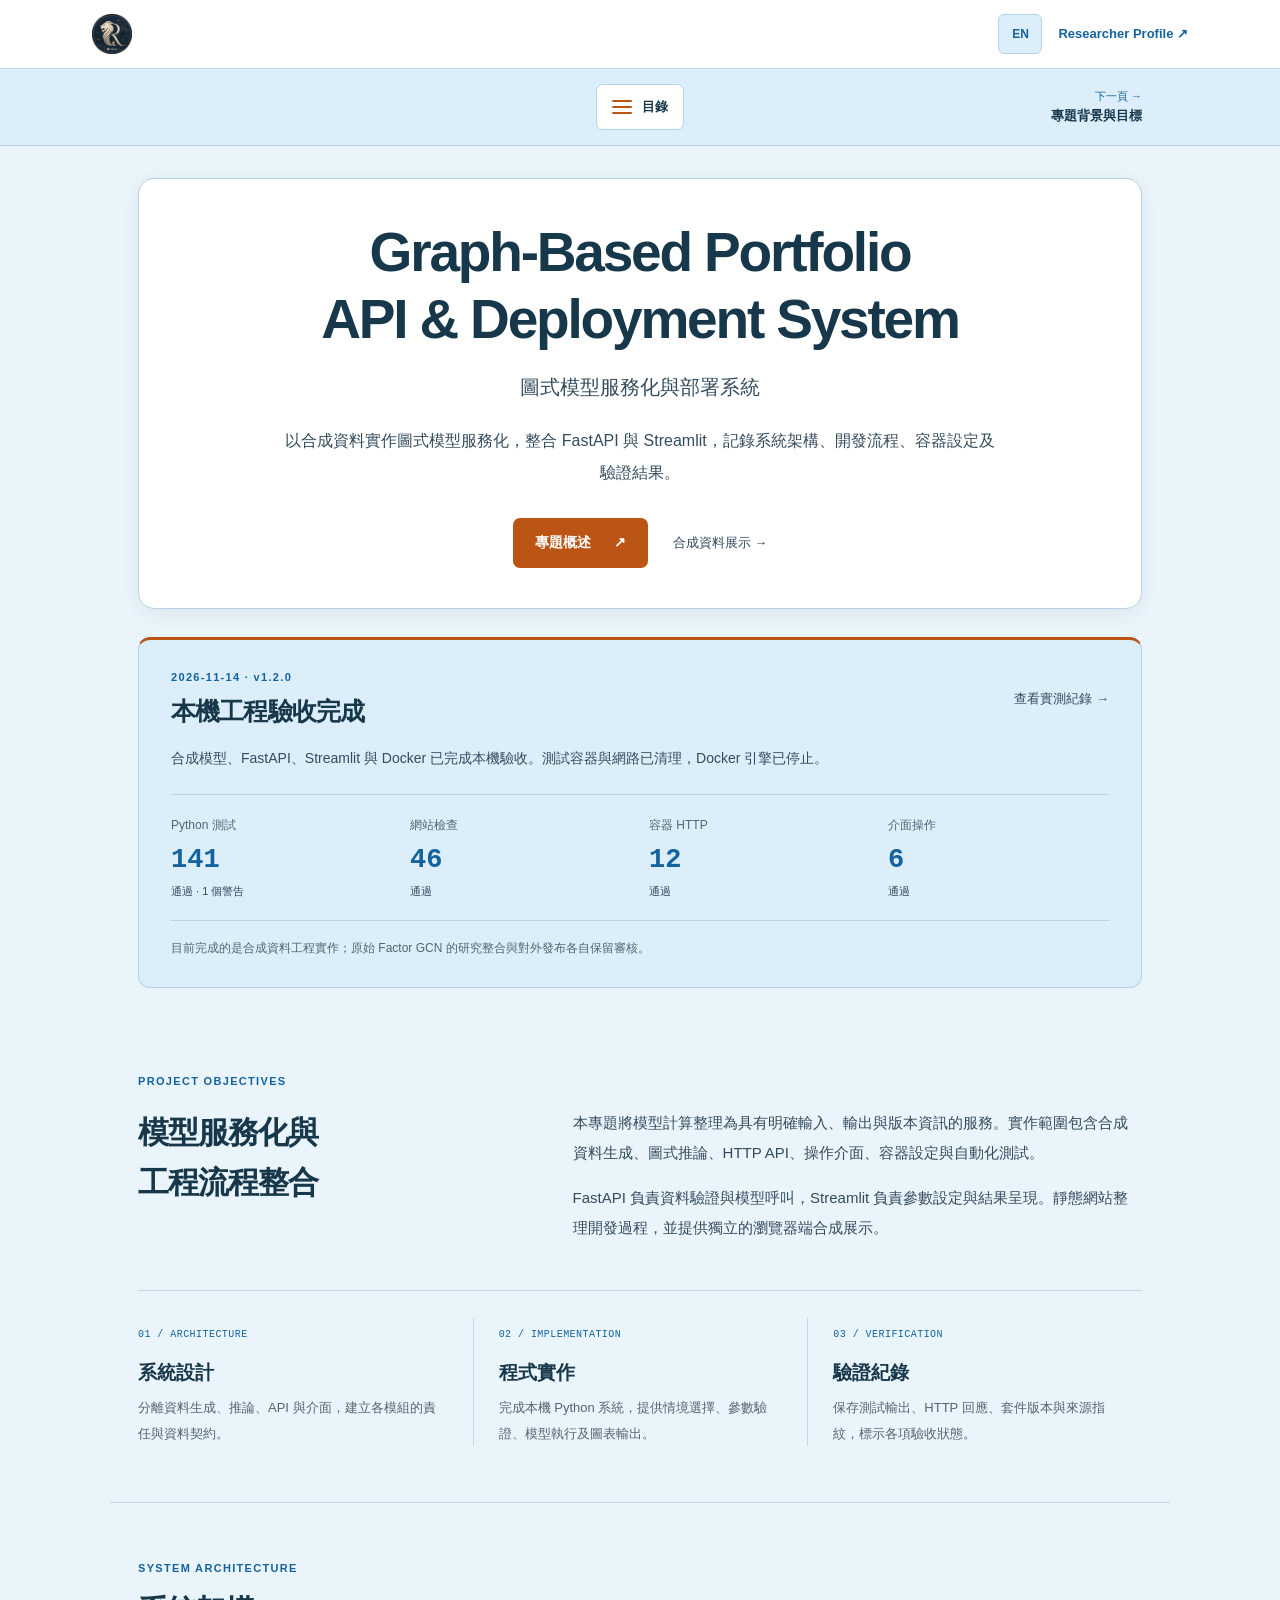
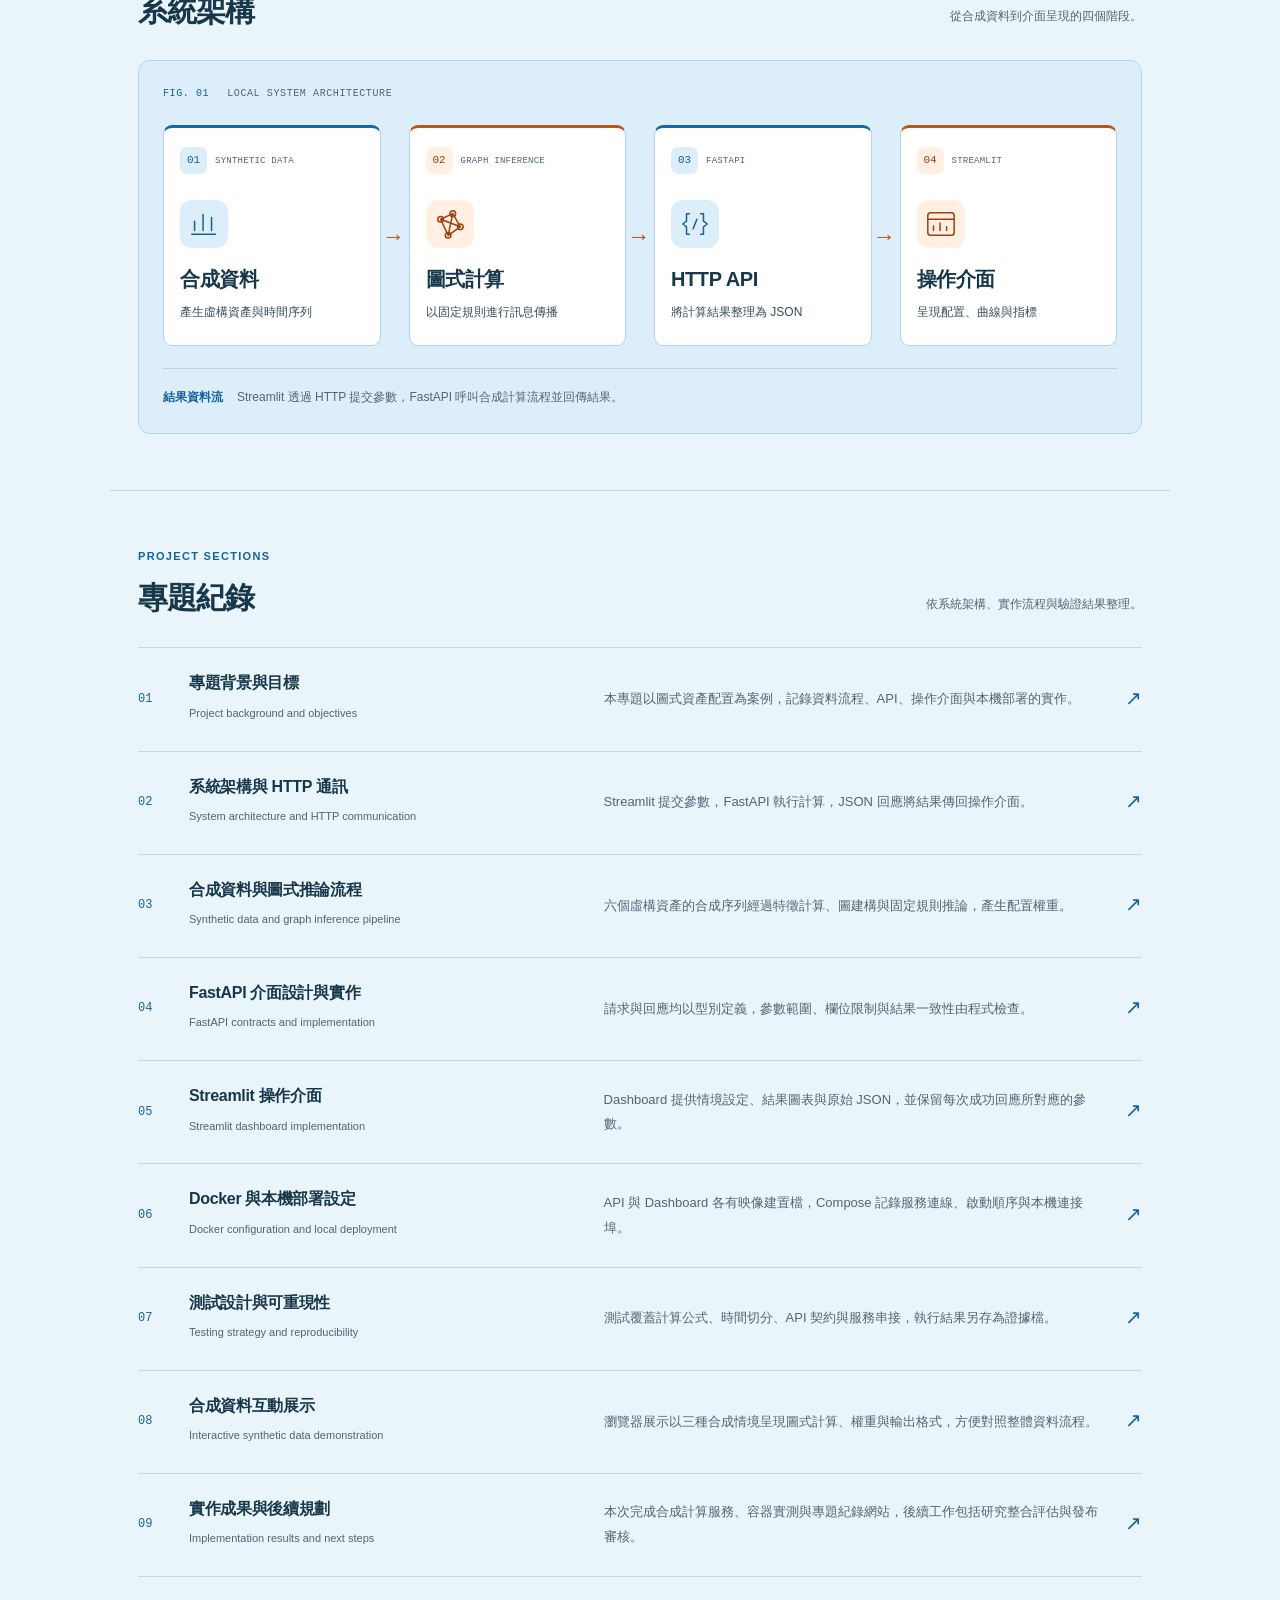
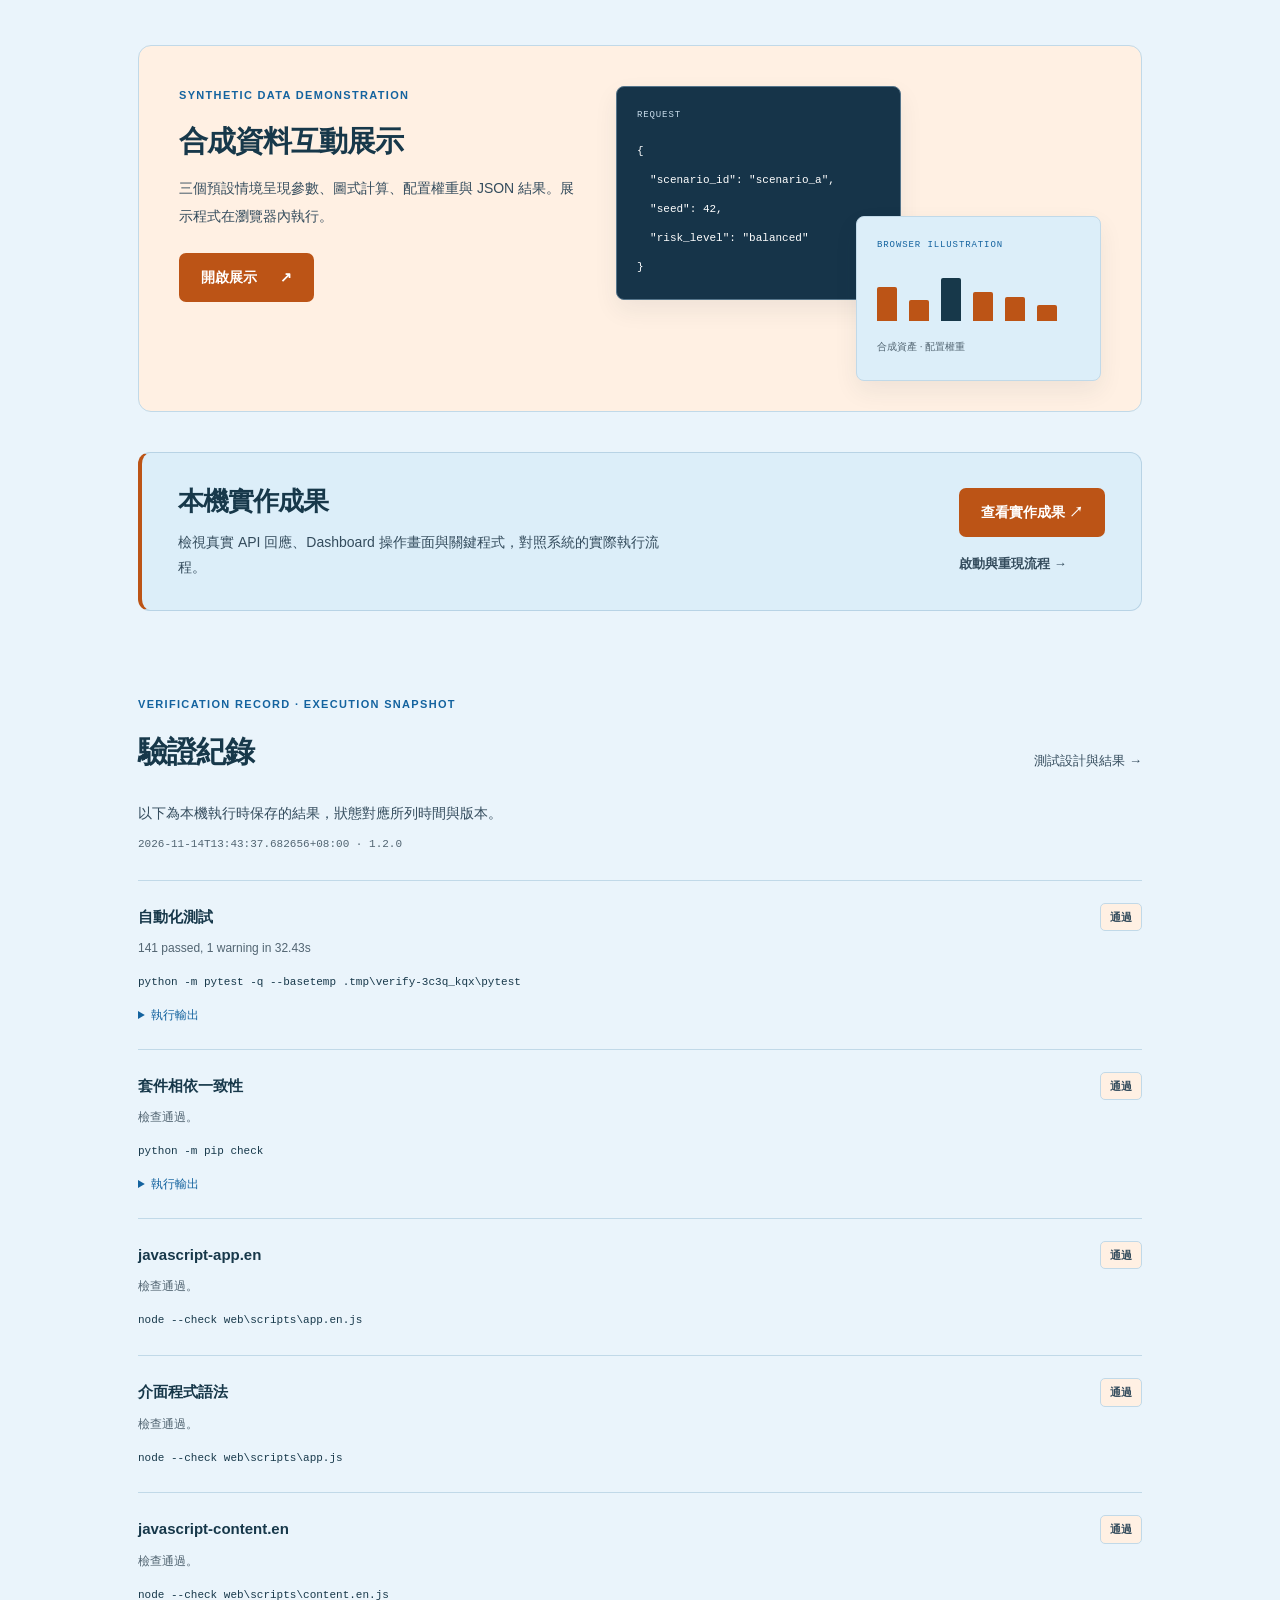
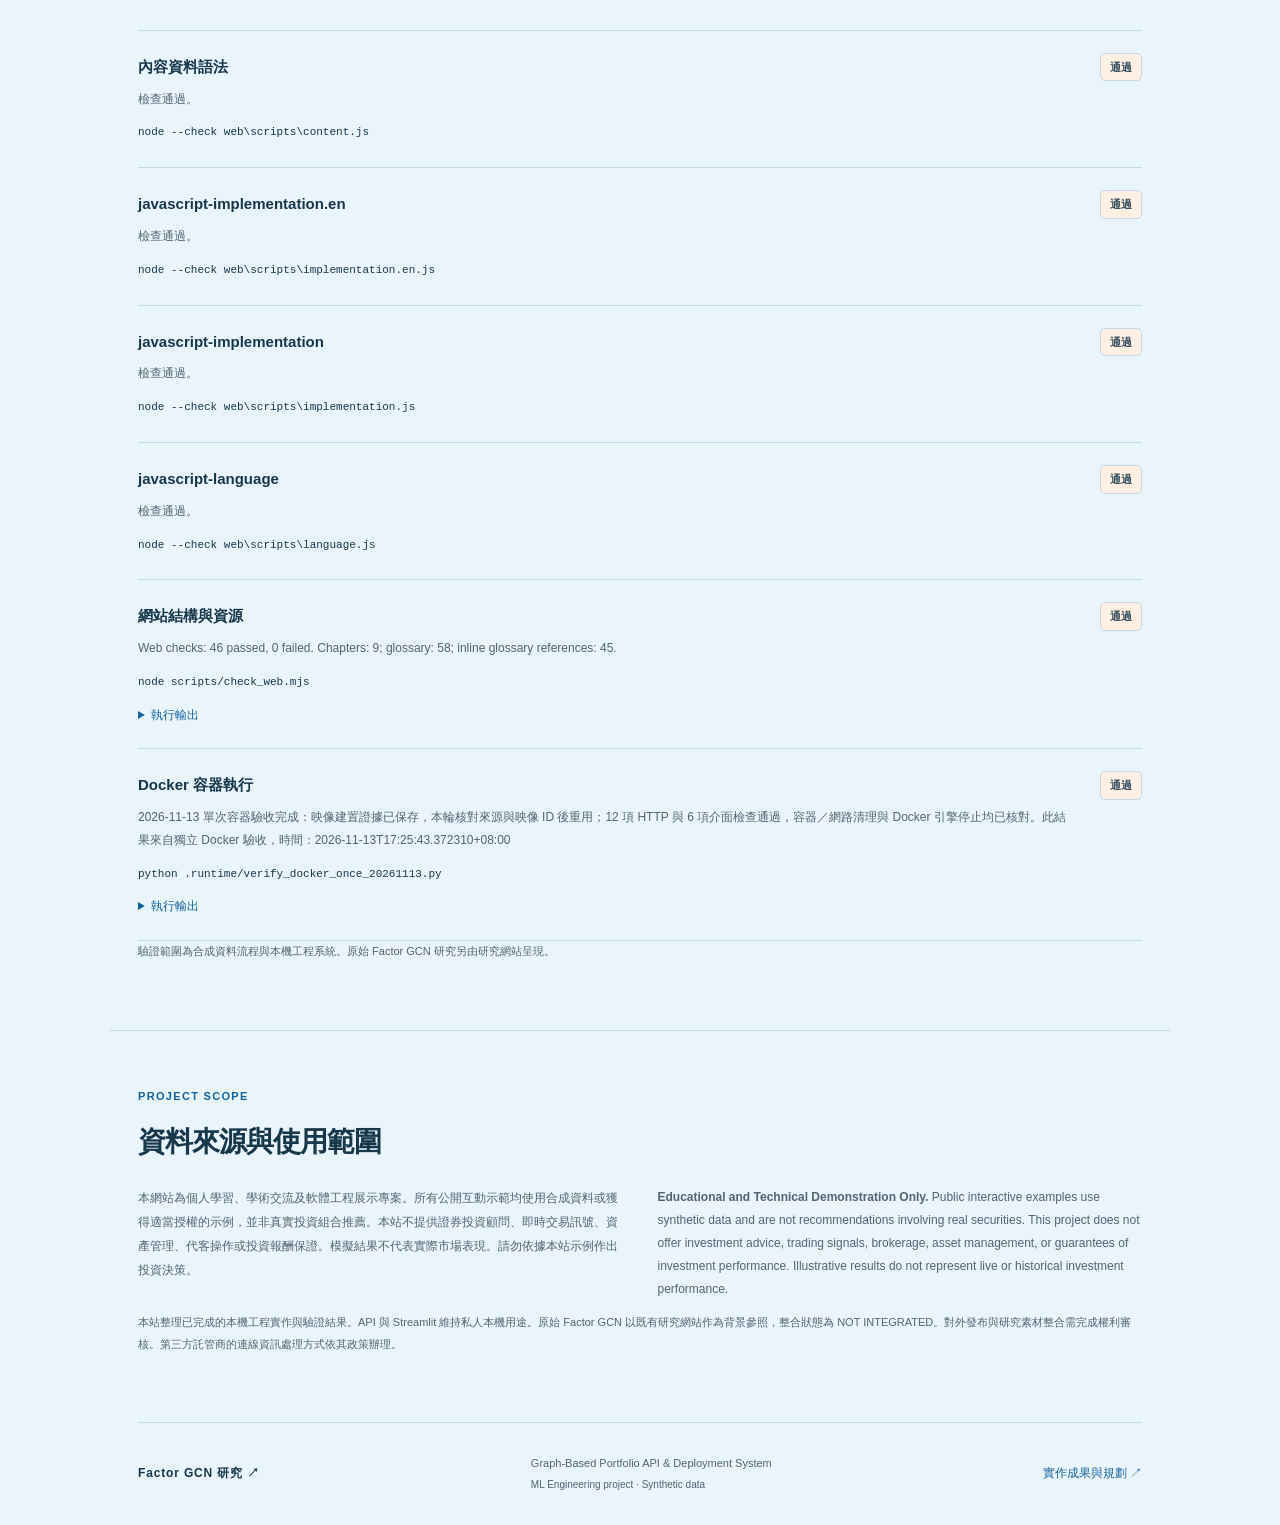
<file: index.html>
<!doctype html>
<html lang="zh-Hant">
<head>
  <meta charset="utf-8">
  <meta name="viewport" content="width=device-width, initial-scale=1">
  <meta http-equiv="refresh" content="0; url=./web/index.html">
  <meta name="robots" content="noindex">
  <title>Graph-Based Portfolio API &amp; Deployment System</title>
  <script>
    const guide = new URL('./web/index.html', window.location.href);
    guide.search = window.location.search;
    guide.hash = window.location.hash;
    window.location.replace(guide.href);
  </script>
</head>
<body>
  <p><a href="./web/index.html">開啟專題網站 · Open the project guide</a></p>
</body>
</html>
</file>
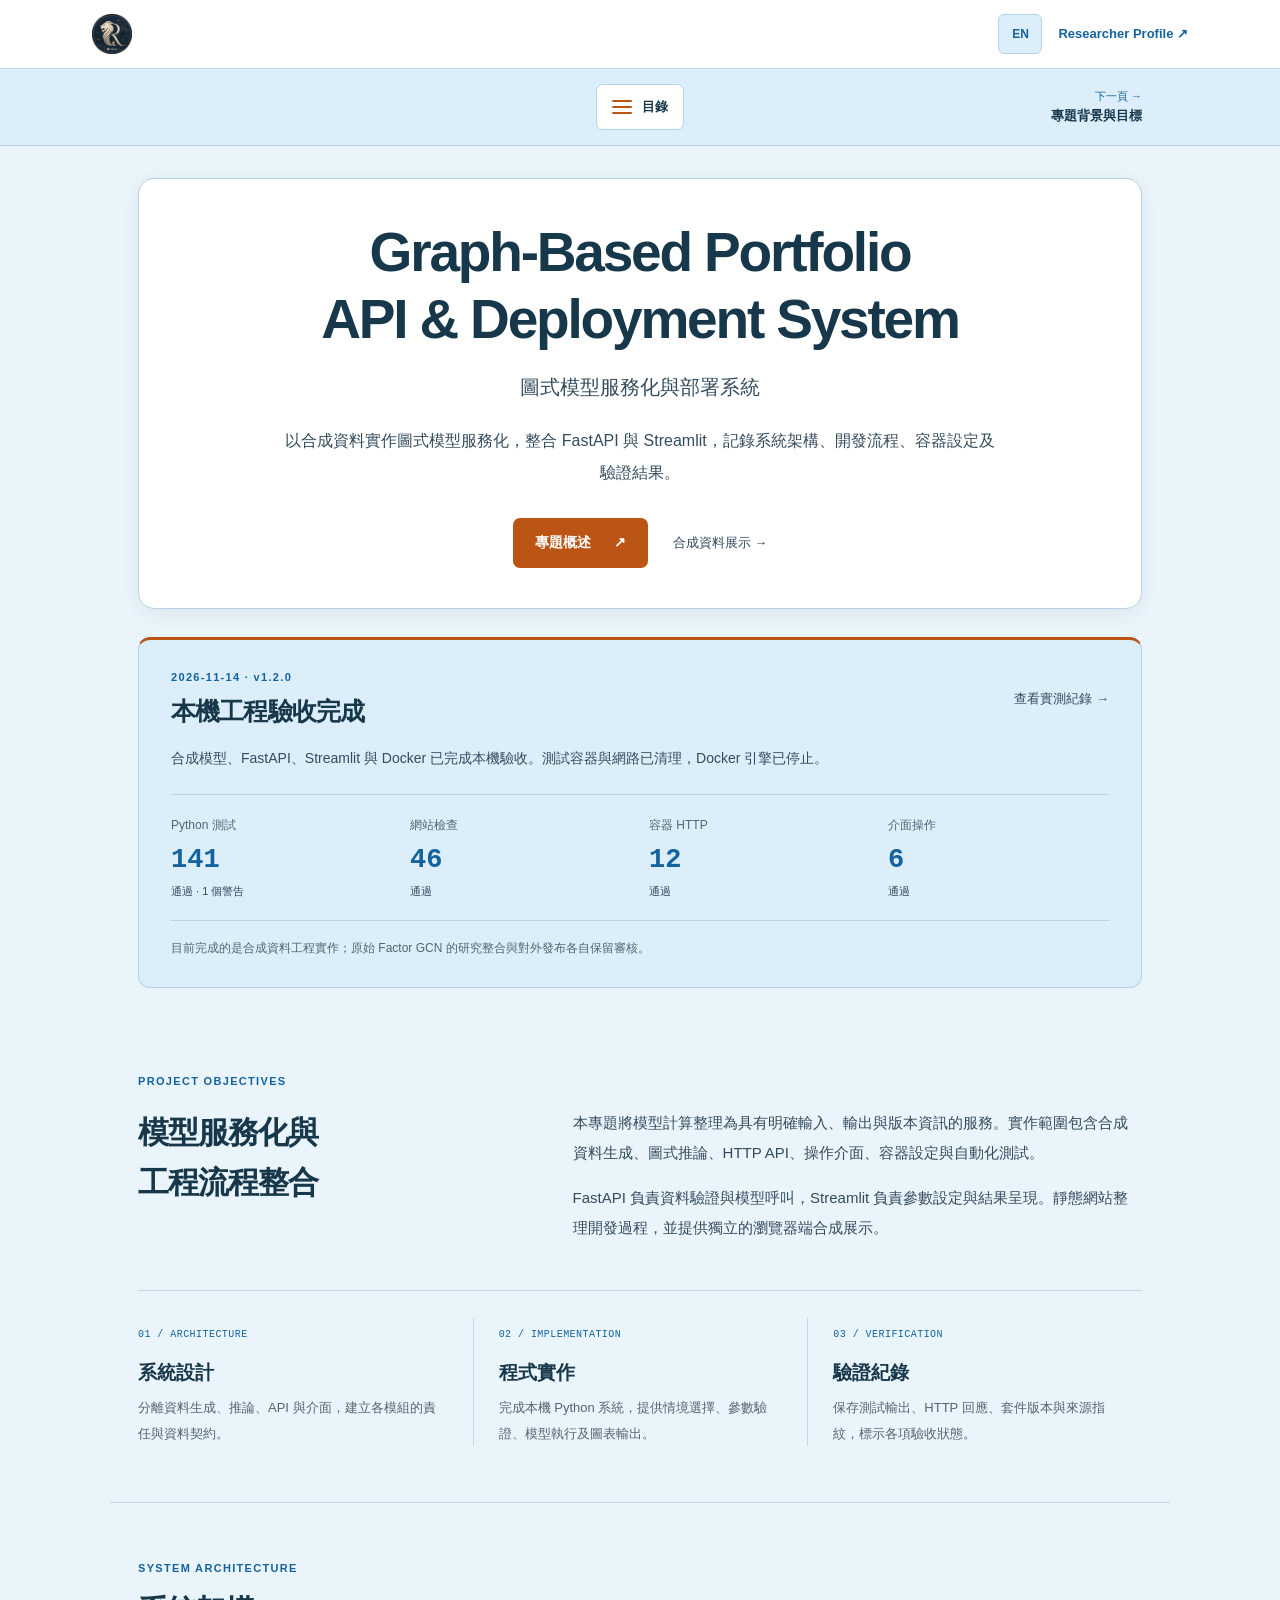
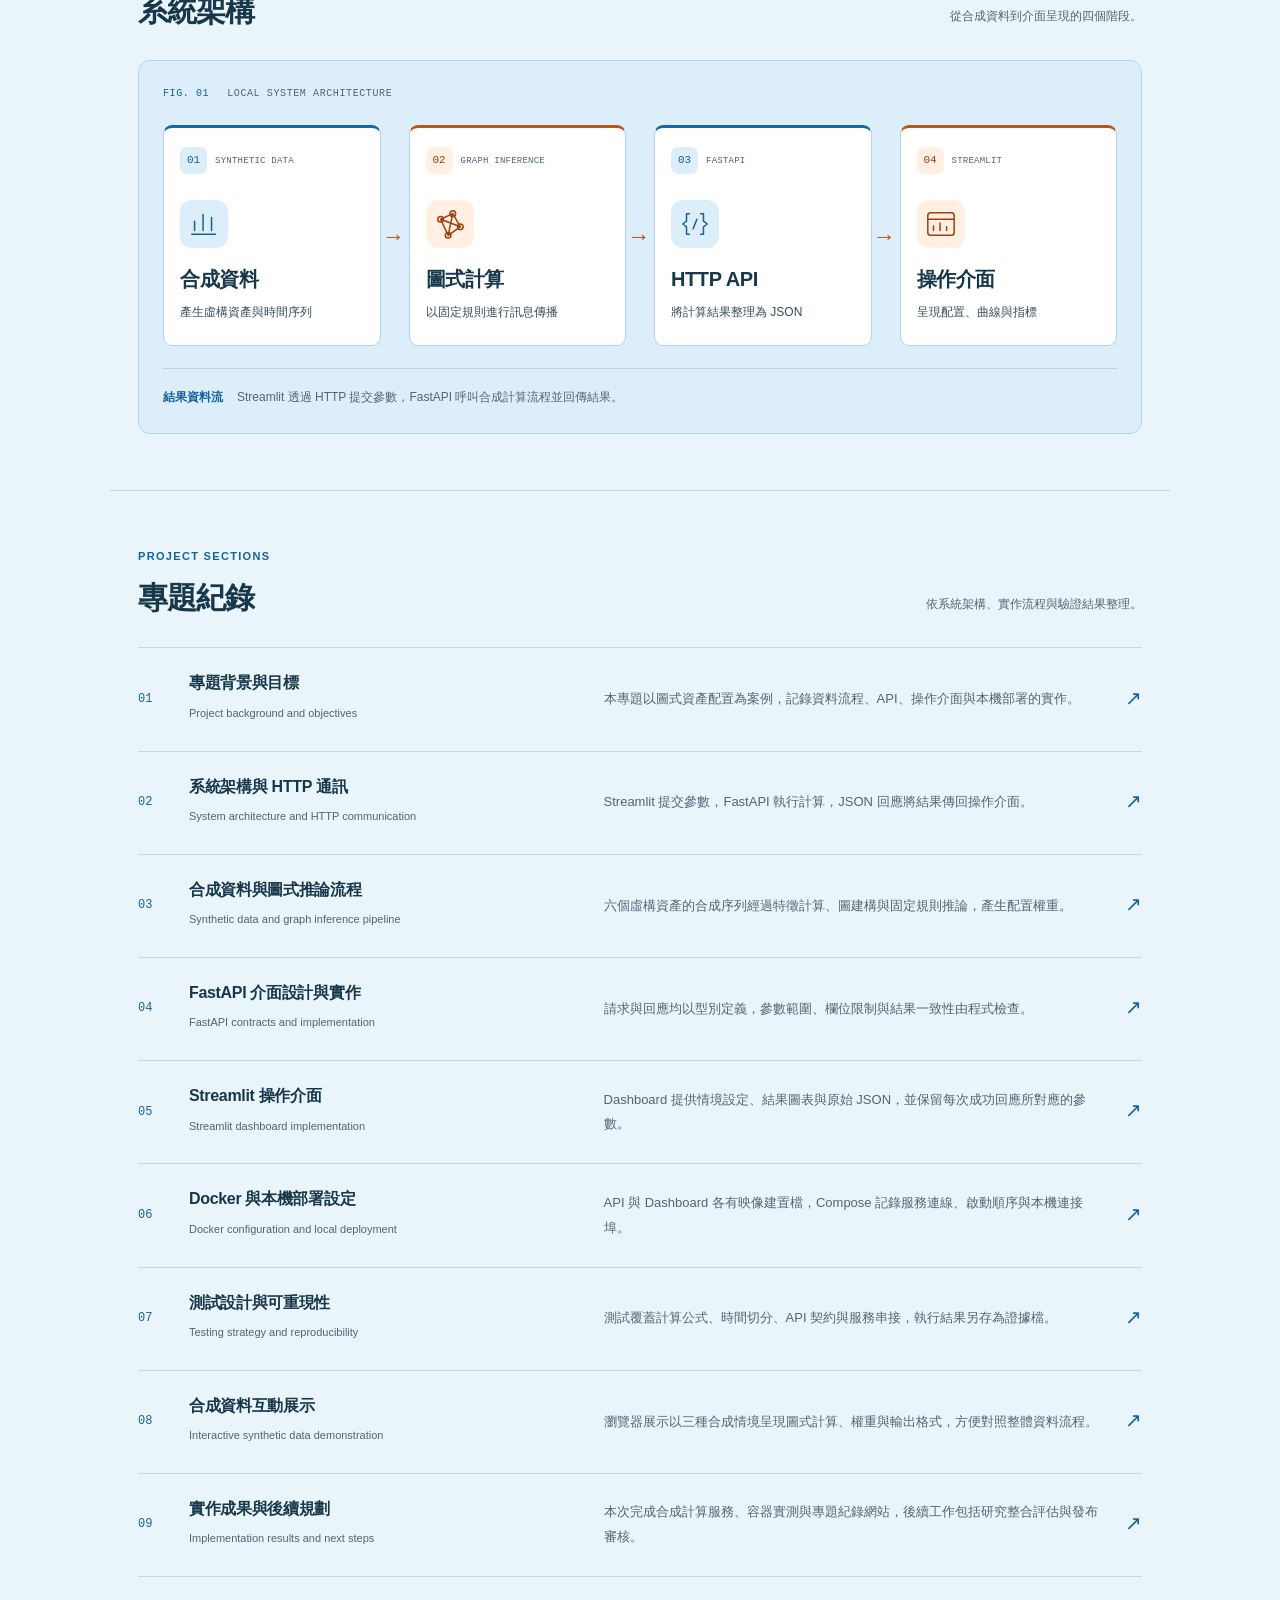
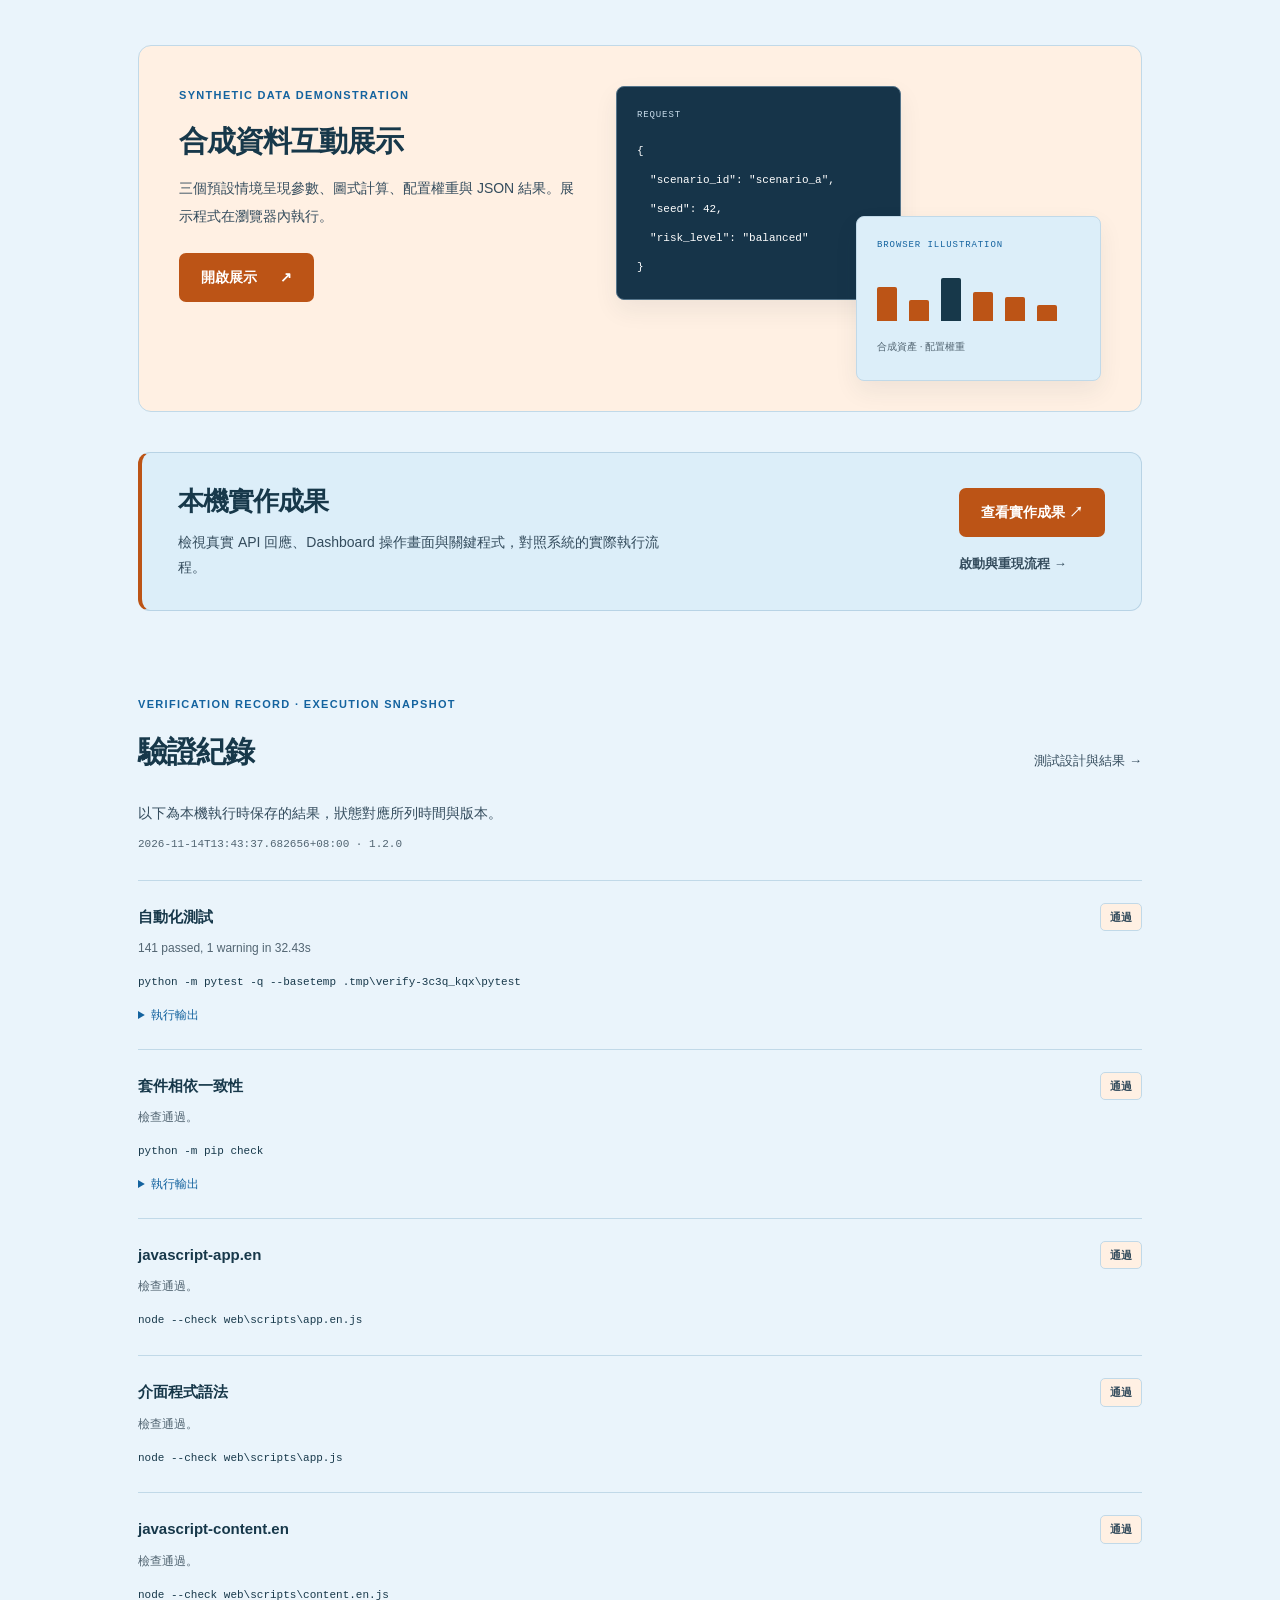
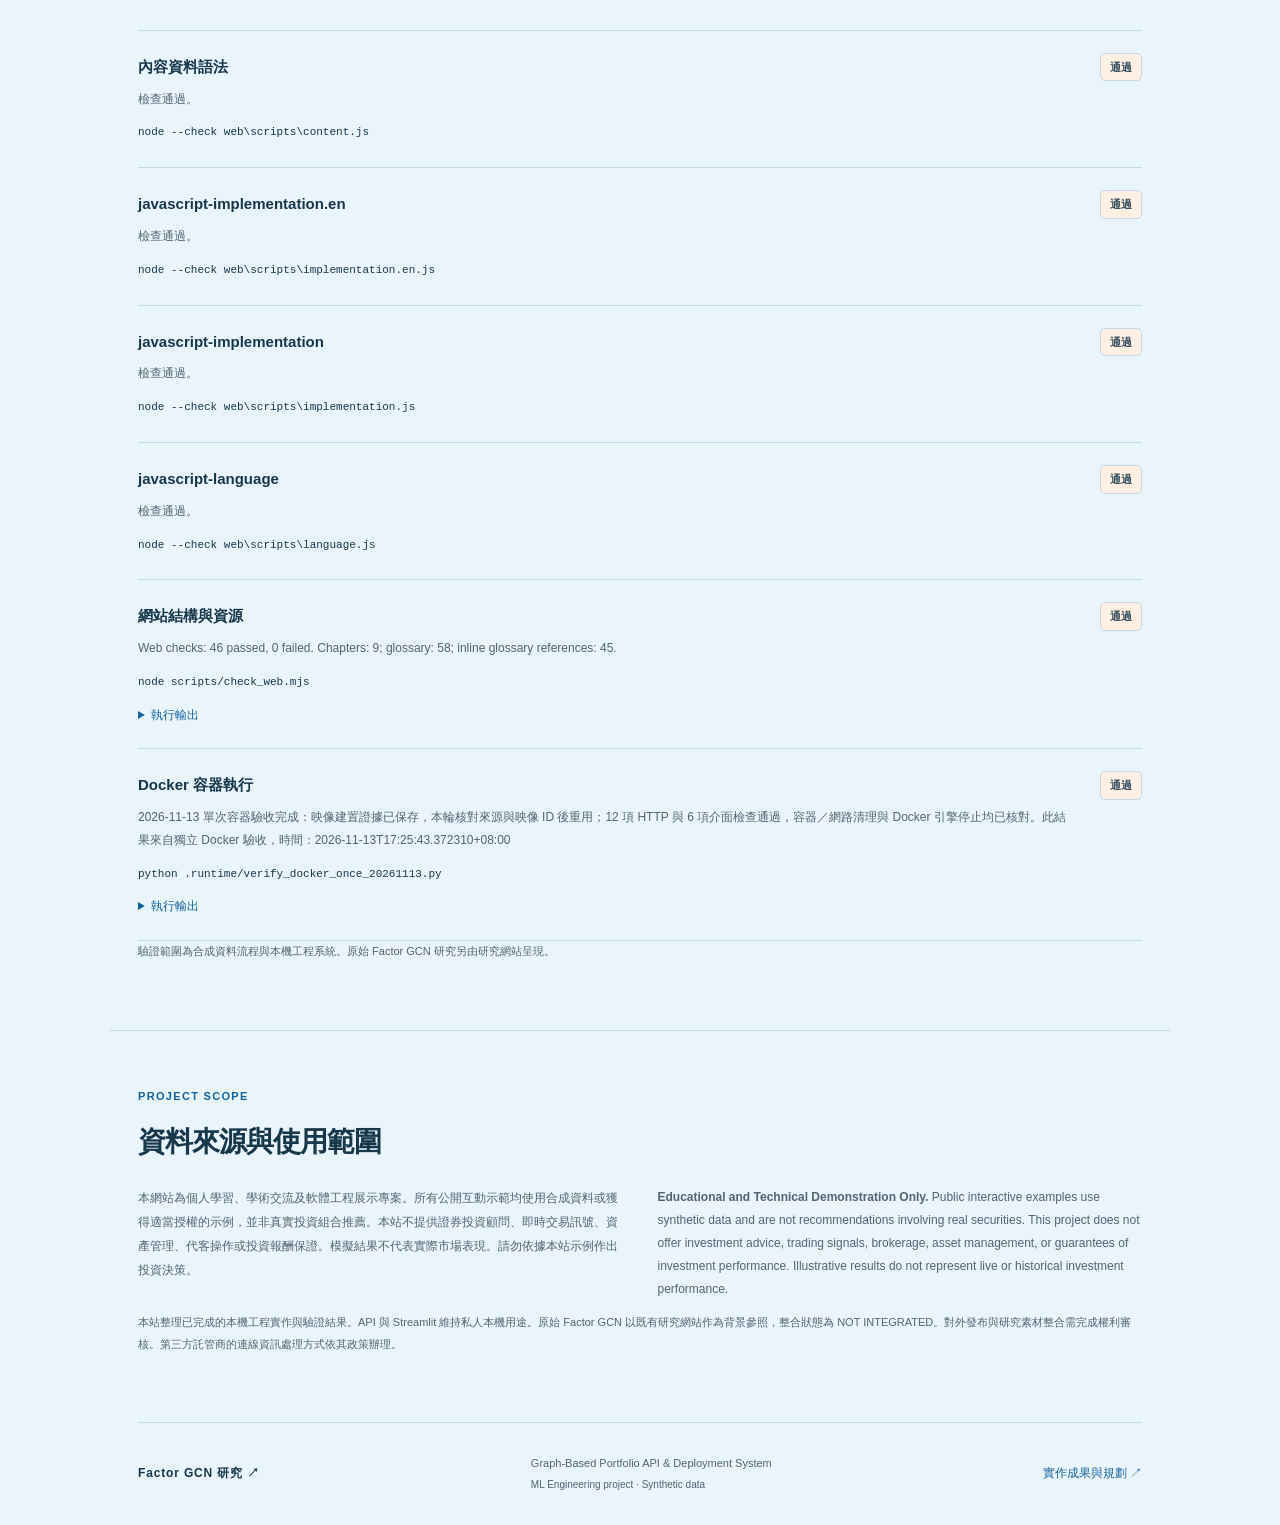
<file: web/index.html>
<!doctype html>
<html lang="zh-Hant">
<head>
  <meta charset="utf-8">
  <meta name="viewport" content="width=device-width, initial-scale=1">
  <meta name="description" content="圖式模型服務化與部署系統專題紀錄，整理 FastAPI、Streamlit、合成資料流程、Docker 設定與測試結果。">
  <meta name="theme-color" content="#EAF4FB">
  <title>Graph-Based Portfolio API & Deployment System — ML Engineering 專題紀錄</title>
  <link rel="icon" href="assets/rozias-logo.png" type="image/png">
  <link rel="stylesheet" href="styles/site.css?v=64a79535afd69e87">
  <script defer src="scripts/language.js?v=f0e7b187a37fc443"></script>
  <script defer src="assets/evidence.js?v=202611141343376826560800"></script>
  <script defer src="assets/implementation.js?v=51d2dd63f1dcb0a6"></script>
  <script defer src="scripts/content.js?v=57cafc169bf15bed"></script>
  <script defer src="scripts/content.en.js?v=32c4c12340b2ecf9"></script>
  <script defer src="scripts/implementation.js?v=8fd9fae080190af9"></script>
  <script defer src="scripts/implementation.en.js?v=c21f25e6638bbef2"></script>
  <script defer src="scripts/app.js?v=d0d2e6488f6cfe93"></script>
  <script defer src="scripts/app.en.js?v=469a9cb94830ed02"></script>
</head>
<body>
  <a class="skip-link" href="#main">跳到主要內容</a>
  <header class="site-header">
    <div class="header-inner">
      <a class="brand" href="#home" aria-label="專題首頁">
        <img class="brand-logo" src="assets/rozias-logo.png" width="42" height="42" alt="Rozias Logo">
      </a>
      <div class="header-actions">
        <a class="language-toggle" id="language-toggle" href="?lang=en" lang="en" hreflang="en" aria-label="切換至英文">EN</a>
        <a class="profile-link" href="https://rozias0925.github.io/Rozias-Website/" target="_blank" rel="noopener noreferrer">Researcher Profile <span aria-hidden="true">↗</span></a>
      </div>
    </div>
  </header>
  <nav class="page-directory" aria-label="頁面導覽">
    <div class="directory-inner">
      <div class="directory-bar">
        <a class="adjacent-link previous-page" id="page-previous" hidden><span class="adjacent-label">← 上一頁</span><strong></strong></a>
        <button class="directory-toggle" id="directory-toggle" aria-label="開啟章節目錄" aria-expanded="false" aria-controls="directory-panel"><span class="menu-icon" aria-hidden="true"><i></i><i></i><i></i></span><span>目錄</span></button>
        <a class="adjacent-link next-page" id="page-next" href="#chapter-1"><span class="adjacent-label">下一頁 →</span><strong>專題背景與目標</strong></a>
      </div>
      <div class="directory-panel" id="directory-panel" hidden>
        <div class="directory-heading"><h2 id="directory-title">章節目錄</h2><a href="#home">專題首頁 <span aria-hidden="true">↗</span></a></div>
        <div id="chapter-nav" class="directory-links"></div>
        <div class="directory-extras"><a href="#implementation">本機實作成果 →</a><a href="#reproduce">啟動與重現流程 →</a></div>
        <a class="directory-glossary" href="#glossary">中英術語索引 <span class="glossary-count">58</span> <span aria-hidden="true">→</span></a>
      </div>
    </div>
  </nav>
  <div class="page-shell">
    <main id="main" tabindex="-1">
      <div class="initial-message">正在載入專題紀錄…</div>
      <noscript><div class="noscript"><h1>Graph-Based Portfolio API & Deployment System</h1><p>本專題記錄 API、模型服務化、Dashboard、Docker 設定與測試結果。JavaScript 提供章節導覽、術語搜尋與合成資料展示，完整文件另收錄於專案 docs/。</p><p>本站示範僅使用合成資料，不提供證券推薦或投資建議。原始 Factor GCN 未整合至示範模型。</p></div></noscript>
    </main>
    <footer class="site-footer"><a href="https://rozias0925.github.io/FY26-Graph-Portfolio/" target="_blank" rel="noopener noreferrer">Factor GCN 研究 ↗</a><p>Graph-Based Portfolio API &amp; Deployment System<br><span>ML Engineering project · Synthetic data</span></p><a href="#chapter-9">實作成果與規劃 ↗</a></footer>
  </div>
</body>
</html>
</file>
<file: web/styles/site.css>
@charset "UTF-8";
/* Pale summer blue canvas, selective white cards, and orange accents. */
:root {
--palette-white:#FFFFFF; --palette-peach:#FFF0E3; --palette-apricot:#FFD6AF; --palette-ocean:#17384A; --palette-orange:#BC5416; --palette-sky:#DCEEF9; --palette-blue:#1768AA; --directory-line:#B8D3E5; --accent:#F59A51;
--paper:#EAF4FB; --surface:#FFFFFF; --surface-soft:var(--palette-peach); --surface-alert:#FDE9E7;
--ink:var(--palette-ocean); --body:#344C5D; --muted:#526572; --line:#C1D9E8; --field-line:#577A93;
--primary:var(--palette-orange); --primary-hover:#9F410C; --link:#14639F; --focus:var(--primary-hover); --focus-light:#FFC58D;
--code-bg:#163449; --code-text:var(--palette-white); --code-muted:#C8DCEB; --code-line:#55758B; --shadow:#17384A12;
--status-pass-bg:var(--palette-peach); --status-pass:var(--body); --status-pending-bg:var(--palette-apricot); --status-pending:var(--link); --status-error-bg:var(--surface-alert); --status-error:#9D3338;
--sans:Inter,"Segoe UI","Noto Sans TC","Microsoft JhengHei",sans-serif; --mono:"Cascadia Code",Consolas,monospace;
}
*{box-sizing:border-box} [hidden]{display:none!important}
html{scroll-behavior:smooth;scroll-padding-top:108px}
body{margin:0;background:var(--paper);color:var(--ink);font-family:var(--sans);font-size:16px;line-height:1.8;-webkit-font-smoothing:antialiased}
button,input,select{font:inherit;color:var(--ink)} button,a,input,select{-webkit-tap-highlight-color:transparent} button{cursor:pointer;border:0} button:disabled{cursor:default}
a{color:inherit;text-decoration:none} a,button,input,select,summary{outline-offset:5px}
a:focus-visible,button:focus-visible,input:focus-visible,select:focus-visible,pre:focus-visible,summary:focus-visible{outline:3px solid var(--focus)}
.code-block pre:focus-visible,.json-panel pre:focus-visible,.json-panel button:focus-visible{outline-color:var(--focus-light);outline-offset:-4px}
h1,h2,h3,p{margin-top:0} h1,h2,h3{line-height:1.4} h1,h2{letter-spacing:-.035em} p{color:var(--body)}
svg{display:block;max-width:100%;height:auto} img{max-width:100%} code,pre{font-family:var(--mono)} pre{overflow:auto;tab-size:2} ::selection{background:var(--palette-apricot);color:var(--ink)} main{outline:none}
.skip-link{position:fixed;left:20px;top:-90px;z-index:100;background:var(--primary);color:var(--palette-white);padding:12px 20px;border-radius:6px}.skip-link:focus{top:12px}
.initial-message,.noscript{max-width:1060px;margin:auto;padding:70px 28px}

/* One persistent header; chapter navigation opens only when requested. */
.site-header{position:sticky;top:0;z-index:40;background:var(--surface);border-bottom:1px solid var(--line)}
.header-inner{max-width:1160px;min-height:80px;padding:16px 32px;margin:auto;display:flex;align-items:center;justify-content:space-between;gap:24px}
.brand{display:flex;align-items:center;gap:12px;font-size:13px;font-weight:750;letter-spacing:.045em;line-height:1.4}
.brand-logo{display:block;width:40px;height:40px;object-fit:contain;flex:0 0 40px}

.header-actions{display:flex;align-items:center;gap:25px}.profile-link{font-size:13px;font-weight:600;white-space:nowrap;color:var(--body)}.profile-link:hover{color:var(--link)}
.header-actions{gap:16px}
.language-toggle{display:inline-flex;align-items:center;justify-content:center;min-width:44px;min-height:40px;padding:5px 11px;border:1px solid var(--directory-line);border-radius:6px;background:var(--palette-sky);font-size:12px;font-weight:650;line-height:1.5;white-space:nowrap}
.language-toggle:hover{background:var(--palette-peach);border-color:var(--palette-orange)}
@media(max-width:700px){.header-actions{gap:10px}.language-toggle{min-width:40px;padding:5px 9px}.profile-link{font-size:12px}}







#chapter-nav{display:grid;grid-template-columns:repeat(3,minmax(0,1fr));gap:8px}
#chapter-nav>a{display:flex;align-items:center;gap:11px;padding:12px;border:1px solid transparent;border-radius:7px;color:var(--body);font-size:13px;line-height:1.6;transition:background .15s,border-color .15s}
#chapter-nav>a:hover{background:var(--palette-peach)}#chapter-nav>a[aria-current]{background:var(--palette-peach);border-color:var(--palette-apricot);color:var(--ink)}.nav-number{font-family:var(--mono);color:var(--link);font-size:11px}

.glossary-count{margin-left:auto;font-family:var(--mono);color:var(--muted);font-size:11px}

.status-dot{display:inline-block;width:6px;height:6px;margin-right:6px;border-radius:50%;background:var(--primary);vertical-align:middle}.page-shell{margin:0}

/* Centered project identity and article sections. */
.hero{max-width:1060px;margin:0 auto;padding:66px 28px 58px;text-align:center}.hero-copy{width:100%}

.eyebrow,.section-eyebrow{font-size:11px;line-height:1.7;font-weight:650;letter-spacing:.12em;color:var(--link)}.eyebrow{display:flex;justify-content:center;align-items:center;gap:10px}.small-line{display:block;width:24px;height:1px;background:var(--primary)}
.hero h1{max-width:980px;margin:0 auto 18px;font-size:clamp(34px,4.3vw,56px);line-height:1.22;font-weight:700;letter-spacing:-.04em}
.hero-subtitle{max-width:760px;margin:0 auto 16px;color:var(--body);font-size:22px;font-weight:500;line-height:1.6}

.hero-description{max-width:720px;margin:0 auto 29px;color:var(--body);font-size:16px;line-height:2}
.hero-actions{display:flex;align-items:center;justify-content:center;flex-wrap:wrap;gap:25px}.button{display:inline-flex;align-items:center;justify-content:center;gap:23px;min-height:46px;padding:12px 22px;border-radius:7px;font-size:14px;font-weight:600}
.button-primary,.button-light{background:var(--primary);color:var(--palette-white)}.button-primary:hover,.button-light:hover{background:var(--primary-hover)}.text-action{color:var(--body);font-size:13px}.text-action:hover{color:var(--link)}
.hero-facts{display:flex;justify-content:center;gap:30px;margin-top:32px}.hero-facts>span{display:flex;align-items:center;gap:8px;color:var(--muted);font-size:11px}.hero-facts b{color:var(--ink);font-size:22px;font-weight:500;font-family:var(--mono)}.serif-word{font-family:Georgia,"Noto Serif TC","PMingLiU",serif}
.project-strip{display:flex;align-items:center;gap:20px;max-width:1004px;margin:0 auto;padding:23px 0;border-top:1px solid var(--line);border-bottom:1px solid var(--line)}.strip-mark{color:var(--primary);font-size:29px;font-family:var(--mono)}
.project-strip h2{margin:0 0 4px;font-size:15px;letter-spacing:-.01em}.project-strip p{margin:0;color:var(--muted);font-size:12px}
.outline-tag{display:inline-block;padding:4px 8px;border:1px solid var(--line);border-radius:4px;color:var(--body);font-size:10px;font-family:var(--mono);line-height:1.7;white-space:nowrap}.project-strip .outline-tag{margin-left:auto}
.intro-section,.architecture-section,.learning-path,.notice-section,.evidence-section{max-width:1060px;margin:0 auto;padding:56px 28px}
.intro-section>.section-eyebrow,.notice-section>.section-eyebrow,.evidence-section>.section-eyebrow{margin-bottom:17px}.intro-grid{display:grid;grid-template-columns:.8fr 1.2fr;gap:55px}.intro-grid h2{font-size:31px;font-weight:600;line-height:1.6}.intro-grid p{margin-bottom:15px;font-size:15px;line-height:2}
.outcomes{display:grid;grid-template-columns:repeat(3,minmax(0,1fr));margin-top:32px;padding-top:27px;border-top:1px solid var(--line)}.outcomes>div{padding-right:25px}.outcomes>div+div{padding-left:25px;border-left:1px solid var(--line)}
.outcomes span{color:var(--link);font-size:10px;font-family:var(--mono);letter-spacing:.045em}.outcomes h3{margin:13px 0 9px;font-size:19px;font-weight:600}.outcomes p{margin:0;color:var(--muted);font-size:13px;line-height:1.95}
.architecture-section,.learning-path{border-top:1px solid var(--line)}.section-heading{display:flex;align-items:end;justify-content:space-between;gap:28px;margin-bottom:28px}.section-heading h2{margin:0;font-size:30px;font-weight:600}.section-heading .section-eyebrow{margin-bottom:12px}.section-heading>p{margin:0 0 4px;color:var(--muted);font-size:12px}
.hero-visual{width:100%;margin:auto}.architecture-section .hero-visual{padding:24px;background:var(--surface);border:1px solid var(--line);border-radius:12px}.figure-label{display:flex;align-items:center;gap:18px;margin-bottom:22px;font-family:var(--mono);font-size:10px;letter-spacing:.06em;color:var(--muted)}.figure-label span{color:var(--link)}
.architecture-diagram{width:100%;font-family:var(--sans)}
.architecture-flow{display:grid;grid-template-columns:repeat(4,minmax(0,1fr));gap:28px;margin:0;padding:0;list-style:none}
.architecture-stage{position:relative;min-width:0;padding:18px 16px 22px;border:1px solid var(--directory-line);border-top:3px solid var(--palette-blue);border-radius:9px;background:var(--surface)}
.architecture-stage-orange{border-top-color:var(--primary)}
.architecture-stage:not(:last-child)::after{content:'\2192';position:absolute;top:50%;right:-25px;transform:translateY(-50%);color:var(--primary);font-size:23px;font-weight:400;line-height:1}
.architecture-stage-heading{display:flex;align-items:center;gap:8px;min-height:30px}
.architecture-number{display:inline-flex;flex:0 0 27px;align-items:center;justify-content:center;height:27px;border-radius:7px;background:var(--palette-sky);color:var(--link);font-family:var(--mono);font-size:11px}
.architecture-label{color:var(--muted);font-family:var(--mono);font-size:9px;line-height:1.6;letter-spacing:.025em}
.architecture-icon{display:flex;align-items:center;justify-content:center;width:48px;height:48px;margin:24px 0 17px;border-radius:12px;background:var(--palette-sky);color:var(--link)}
.architecture-icon svg{width:32px;height:32px;overflow:visible}
.architecture-stage-orange .architecture-number,.architecture-stage-orange .architecture-icon{background:var(--palette-peach);color:var(--primary-hover)}
.architecture-stage h3{margin:0 0 8px;font-size:20px;font-weight:650;line-height:1.4;letter-spacing:-.02em}
.architecture-stage p{margin:0;color:var(--body);font-size:12px;line-height:1.85}
.architecture-caption{display:flex;align-items:baseline;gap:14px;margin:22px 0 0;padding-top:17px;border-top:1px solid var(--directory-line);color:var(--muted);font-size:12px;line-height:1.9}
.architecture-caption>span{flex-shrink:0;color:var(--link);font-weight:600}
.architecture-diagram-compact{margin:28px 0;padding:22px;border:1px solid var(--directory-line);border-radius:10px;background:var(--palette-sky)}
@media(max-width:700px){
.architecture-flow{grid-template-columns:1fr;gap:30px}
.architecture-stage{display:grid;grid-template-columns:48px 1fr;column-gap:16px;padding:18px 20px}
.architecture-stage-heading{grid-column:2;grid-row:1;min-height:27px}
.architecture-number{flex-basis:25px;height:25px;font-size:10px}
.architecture-label{font-size:10px}
.architecture-icon{grid-column:1;grid-row:1 / 4;align-self:center;margin:0}
.architecture-stage h3{grid-column:2;margin:9px 0 5px;font-size:20px}
.architecture-stage p{grid-column:2;font-size:12px}
.architecture-stage:not(:last-child)::after{content:'\2193';top:auto;bottom:-26px;right:auto;left:calc(50% - 10px);transform:none;font-size:22px}
.architecture-caption{display:block;margin-top:20px;padding-top:15px;font-size:12px}
.architecture-caption>span{display:block;margin-bottom:5px}
.architecture-diagram-compact{padding:16px}
}
.chapter-list{border-top:1px solid var(--line)}.chapter-row{display:grid;grid-template-columns:32px 1fr 1.25fr 25px;align-items:center;gap:19px;padding:24px 0;border-bottom:1px solid var(--line);transition:background .15s}.chapter-row:hover{background:var(--palette-peach)}.chapter-index{color:var(--link);font-size:12px;font-family:var(--mono)}.chapter-row h3{margin:0 0 3px;font-size:16px;font-weight:600;letter-spacing:-.02em}.chapter-row div>span{color:var(--muted);font-size:11px}.chapter-row p{margin:0;color:var(--muted);font-size:13px;line-height:1.9}.row-time{color:var(--link);font-size:20px;font-family:var(--mono);text-align:right}

/* Preview, verification, and project scope. */
.demo-teaser{display:grid;grid-template-columns:.9fr 1.1fr;gap:40px;max-width:1004px;margin:12px auto 40px;padding:40px;background:var(--palette-peach);border:1px solid var(--line);border-radius:13px}.demo-teaser .section-eyebrow{margin-bottom:16px}.demo-teaser h2{margin-bottom:14px;font-size:29px;font-weight:600}.demo-teaser p{margin-bottom:23px;font-size:14px;line-height:1.95}
.demo-teaser-graphic{position:relative;width:100%;min-height:285px;align-self:center}.teaser-code{position:absolute;top:0;left:0;width:285px;padding:20px;background:var(--code-bg);border:1px solid var(--code-line);border-radius:8px;box-shadow:0 10px 25px var(--shadow)}.teaser-code>span,.teaser-result>span{display:block;margin-bottom:12px;color:var(--code-muted);font-size:9px;font-family:var(--mono);letter-spacing:.1em}.teaser-code code{color:var(--code-text);font-size:11px;line-height:2}
.teaser-result{position:absolute;top:130px;right:0;width:245px;padding:20px;background:var(--palette-sky);border:1px solid var(--line);border-radius:8px;box-shadow:0 10px 25px var(--shadow)}.teaser-result>span{color:var(--link)}.teaser-result small{color:var(--muted);font-size:10px}.teaser-bars{display:flex;align-items:end;gap:12px;height:56px;margin:0 0 10px}.teaser-bars i{display:block;width:20px;height:var(--bar);background:var(--primary);border-radius:2px 2px 0 0}.teaser-bars i:nth-child(3){background:var(--ink)}
.evidence-section>p{font-size:14px}.evidence-meta{display:block;margin-top:9px;color:var(--muted);font-size:11px;font-family:var(--mono);overflow-wrap:anywhere}.evidence-list{margin-top:25px;border-top:1px solid var(--line)}.evidence-row{display:flex;justify-content:space-between;align-items:start;gap:24px;padding:22px 0;border-bottom:1px solid var(--line)}.evidence-row>div{min-width:0}.evidence-row strong{font-size:15px}.evidence-row p{margin:6px 0;color:var(--muted);font-size:12px;line-height:1.9;white-space:pre-wrap;overflow-wrap:anywhere}.evidence-row code{font-size:11px;overflow-wrap:anywhere}
.evidence-badge{padding:4px 9px;border:1px solid var(--line);border-radius:5px;font-size:11px;font-weight:600;line-height:1.7;white-space:nowrap}.evidence-badge.passed{background:var(--status-pass-bg);color:var(--status-pass)}.evidence-badge.pending{background:var(--status-pending-bg);color:var(--status-pending)}.evidence-badge.failed{background:var(--status-error-bg);color:var(--status-error)}
.verification-detail{margin-top:10px}.verification-detail summary{width:fit-content;color:var(--link);font-size:12px;cursor:pointer}.verification-detail pre{max-height:240px;margin:10px 0 0;padding:15px;background:var(--surface-soft);border:1px solid var(--line);border-radius:6px;color:var(--body);font-size:11px;line-height:1.8;white-space:pre-wrap;overflow-wrap:anywhere}
.notice-section{border-top:1px solid var(--line)}.notice-section h2{margin-bottom:25px;font-size:28px;font-weight:600}.notice-columns{display:grid;grid-template-columns:1fr 1fr;gap:35px}.notice-columns p{color:var(--muted);font-size:12px;line-height:2}.notice-columns p[lang="en"]{line-height:1.9}.fine-print{color:var(--muted)!important;font-size:11px!important;line-height:1.95!important;overflow-wrap:anywhere}
.site-footer{display:flex;align-items:center;justify-content:space-between;gap:28px;max-width:1004px;margin:0 auto;padding:30px 0;border-top:1px solid var(--line)}.site-footer>a:first-child{display:flex;align-items:center;gap:10px;font-size:12px;letter-spacing:.07em;font-weight:700}.footer-logo{display:block;width:32px;height:32px;object-fit:contain}.site-footer p{margin:0;color:var(--muted);font-size:11px;line-height:1.9}.site-footer p span{font-size:10px}.site-footer>a:last-child{color:var(--link);font-size:12px;white-space:nowrap}

/* Centered reading pages. */
.chapter-article{max-width:1060px;margin:0 auto;padding:48px 28px 0}.chapter-header{max-width:850px;margin:0 auto;padding-bottom:30px}.reading-progress{display:flex;justify-content:space-between;color:var(--muted);font-size:10px;font-family:var(--mono);letter-spacing:.04em}.progress-track{height:3px;margin:13px 0 31px;background:var(--palette-apricot)}.progress-track>span{display:block;height:100%;background:var(--primary)}
.chapter-kicker{margin-bottom:12px;color:var(--link);font-size:13px;letter-spacing:.045em}.chapter-header h1{margin-bottom:18px;font-size:43px;font-weight:650;line-height:1.4}.chapter-lead{max-width:760px;margin-bottom:28px;color:var(--body);font-size:18px;line-height:1.9}.chapter-toc{display:flex;flex-wrap:wrap;gap:10px 21px;padding-top:18px;border-top:1px solid var(--line);color:var(--muted);font-size:12px}.chapter-toc a:hover{color:var(--link);text-decoration:underline}
.chapter-body{max-width:850px;margin:0 auto}.lesson-section{padding:32px 0 12px;scroll-margin-top:102px}.lesson-number{display:block;margin-bottom:13px;color:var(--primary-hover);font-size:10px;font-family:var(--mono);letter-spacing:.07em}.lesson-section h2{margin-bottom:17px;font-size:27px;font-weight:600}.lesson-section>p{font-size:16px;line-height:2.1;letter-spacing:.01em}.term-link{color:var(--link);border-bottom:1px solid var(--field-line)}.term-link:hover{border-color:var(--primary);background:var(--palette-peach)}
.code-block{overflow:hidden;margin:24px 0 16px;border-radius:9px;background:var(--code-bg);color:var(--code-text)}.code-caption{display:flex;justify-content:space-between;gap:12px;padding:14px 22px;border-bottom:1px solid var(--code-line);color:var(--code-muted);font-size:10px;font-family:var(--mono)}.code-caption span:last-child{color:var(--code-muted);font-size:8px;letter-spacing:.25em;white-space:nowrap}.code-block pre{max-height:600px;margin:0;padding:22px 26px;color:var(--code-text);font-size:12px;line-height:1.95}.example-note{color:var(--muted)!important;font-size:12px!important;line-height:2!important}
.mistakes{margin-top:26px;padding:24px 28px 10px;border-left:3px solid var(--primary);background:var(--palette-peach)}.mistakes h2{font-size:25px}.mistakes ul{padding-left:18px;color:var(--body);font-size:14px;line-height:2}.mistakes li{margin-bottom:14px}.file-list{display:flex;flex-wrap:wrap;gap:9px;margin:22px 0 12px}.file-list code{max-width:100%;padding:7px 10px;border-radius:4px;background:var(--palette-peach);color:var(--body);font-size:11px;overflow-wrap:anywhere}
.takeaway{margin:36px 0;padding:27px 0;border-top:1px solid var(--line);border-bottom:1px solid var(--line)}.takeaway>span{color:var(--link);font-size:10px;font-family:var(--mono);letter-spacing:.1em}.takeaway p{margin:13px 0 0;color:var(--ink);font-size:21px;line-height:1.85}.chapter-pagination{display:grid;grid-template-columns:1fr 1fr;gap:30px;padding:10px 0 50px}.chapter-pagination a{display:flex;flex-direction:column;gap:7px;padding:15px 0}.chapter-pagination a:last-child{text-align:right}.chapter-pagination span{color:var(--muted);font-size:12px}.chapter-pagination strong{font-size:15px;font-weight:600}.chapter-pagination a:hover{color:var(--link)}.chapter-body .evidence-section{max-width:none;padding:35px 0}.chapter-body .evidence-section .text-action{display:none}
.endpoint-list{overflow:hidden;margin-top:25px;border:1px solid var(--line);border-radius:7px;background:var(--surface)}.endpoint-list>div{display:grid;grid-template-columns:52px 165px 1fr;align-items:center;gap:16px;padding:15px 18px}.endpoint-list>div+div{border-top:1px solid var(--line)}.endpoint-list code{font-size:12px}.endpoint-list p{margin:0;font-size:12px}.method{padding:3px 6px;border-radius:4px;font-family:var(--mono);font-size:9px;font-weight:600;text-align:center}.method.get{background:var(--palette-peach);color:var(--body)}.method.post{background:var(--palette-apricot);color:var(--link)}
.small-callout{margin:22px 0;padding:21px 23px;border:1px solid var(--palette-apricot);border-radius:8px;background:var(--palette-peach);font-size:14px}.small-callout b{font-size:14px;font-weight:600}.small-callout p{margin:9px 0 0;color:var(--body);font-size:13px;line-height:2}.small-callout code{font-size:12px;overflow-wrap:anywhere}

/* Searchable terminology. */
.glossary-page{max-width:1060px;margin:auto;padding:52px 28px 64px}.glossary-header .eyebrow{justify-content:flex-start;margin-bottom:20px}.glossary-header h1{margin-bottom:19px;font-size:43px;font-weight:650;line-height:1.45}.glossary-header>p{max-width:760px;color:var(--body);font-size:15px;line-height:2}.glossary-tools{display:grid;grid-template-columns:1.6fr 1fr;gap:24px;margin-top:35px}.glossary-tools label{display:block;margin-bottom:8px;color:var(--body);font-size:12px;font-weight:600}
.search-field>div{display:flex;align-items:center;border:1px solid var(--field-line);border-radius:7px;background:var(--surface)}.search-field>div>span{margin-left:13px;color:var(--muted);font-size:27px;line-height:1}.search-field input{width:100%;min-width:0;padding:12px 13px;border:0;outline:none;background:none;font-size:14px}.search-field:focus-within>div{outline:3px solid var(--focus);outline-offset:3px}.search-field input:focus-visible{outline:none}.search-field button{padding:8px 13px;background:transparent;color:var(--muted);font-size:23px}.chapter-filter select{width:100%;min-height:50px;padding:12px;border:1px solid var(--field-line);border-radius:7px;background:var(--surface);font-size:13px}
.glossary-result-count{margin:23px 0;color:var(--muted);font-size:12px}.glossary-results{border-top:1px solid var(--line)}.glossary-entry{padding:29px 0;border-bottom:1px solid var(--line)}.glossary-entry header{display:flex;align-items:start;justify-content:space-between;gap:20px}.glossary-entry h2{margin-bottom:5px;font-size:23px;font-weight:600;letter-spacing:-.02em}.glossary-entry header>div>span{color:var(--muted);font-size:14px}.glossary-entry nav{display:flex;flex-wrap:wrap;justify-content:end;gap:8px}.glossary-entry nav a{padding:3px 7px;border:1px solid var(--line);border-radius:4px;background:var(--palette-peach);color:var(--link);font-size:10px;font-family:var(--mono);white-space:nowrap}.glossary-entry>p{max-width:850px;margin:17px 0 16px;font-size:15px;line-height:2}
.term-example{display:grid;grid-template-columns:120px 1fr;gap:20px;align-items:baseline}.term-example>span{color:var(--link);font-size:9px;font-family:var(--mono);letter-spacing:.04em}.term-example p{margin:0;color:var(--muted);font-size:13px;line-height:1.95}.empty-results{padding:45px 0}.empty-results h2{font-size:26px}.empty-results p{color:var(--muted);font-size:14px}.empty-results button{padding:11px 16px;border-radius:6px;background:var(--primary);color:var(--palette-white);font-size:13px}

/* Browser-only synthetic demonstration. */
.playground{margin-top:32px;padding:28px;border:1px solid var(--line);border-radius:12px;background:var(--palette-sky);scroll-margin-top:100px}.playground-title{display:flex;align-items:center;justify-content:space-between;gap:20px;margin-bottom:17px}.playground-title .section-eyebrow{display:block;margin-bottom:8px;font-size:10px}.playground-title h2{margin:0;font-size:26px;font-weight:600}.playground-warning{padding-bottom:19px;border-bottom:1px solid var(--line);color:var(--muted);font-size:12px;line-height:1.95}.playground-warning b{color:var(--body);font-size:11px;font-weight:600}
.demo-controls{margin-top:23px}.control-label,.risk-control label{display:block;margin-bottom:10px;font-size:12px;font-weight:600}.scenario-buttons{display:grid;grid-template-columns:repeat(3,minmax(0,1fr));gap:10px}.scenario-buttons button{padding:15px;border:1px solid var(--field-line);border-radius:7px;background:var(--surface);text-align:left;line-height:1.6}.scenario-buttons strong{display:block;font-size:12px;font-family:var(--mono);font-weight:600}.scenario-buttons small{display:block;margin-top:6px;color:var(--muted);font-size:11px}.scenario-buttons button[aria-pressed="true"]{border-color:var(--primary);background:var(--primary);color:var(--palette-white)}.scenario-buttons button[aria-pressed="true"] small{color:var(--palette-white)}
.risk-control{display:flex;align-items:center;flex-wrap:wrap;gap:15px;margin-top:19px}.risk-control label{margin:0}.risk-control select{min-height:40px;padding:7px 10px;border:1px solid var(--field-line);border-radius:5px;background:var(--surface);font-size:12px}.risk-control>span{margin-left:auto;color:var(--muted);font-size:11px;font-family:var(--mono)}
.demo-steps{display:grid;grid-template-columns:repeat(4,minmax(0,1fr));overflow:hidden;margin-top:28px;border:1px solid var(--field-line);border-radius:7px}.demo-steps button{padding:12px 8px;background:transparent;color:var(--muted);font-size:12px}.demo-steps button+button{border-left:1px solid var(--line)}.demo-steps button>span{margin-right:7px;color:var(--muted);font-size:10px;font-family:var(--mono)}.demo-steps button[aria-pressed="true"]{background:var(--palette-apricot);color:var(--ink)}.demo-steps button[aria-pressed="true"]>span{color:var(--link)}
.step-explanation{display:grid;grid-template-columns:100px 1fr;gap:20px;min-height:115px;margin:25px 0}.step-explanation>span{padding-top:4px;color:var(--link);font-size:10px;font-family:var(--mono)}.step-explanation h3{margin-bottom:10px;font-size:17px;font-weight:600}.step-explanation p{margin-bottom:0;color:var(--body);font-size:13px;line-height:1.95}.demo-results{display:grid;grid-template-columns:1fr 1.1fr;gap:30px;padding-top:25px;border-top:1px solid var(--line)}.panel-heading{display:flex;justify-content:space-between;align-items:center;gap:12px;margin-bottom:20px}.panel-heading h3{margin:0;font-size:12px;font-weight:600}.panel-heading>span{color:var(--muted);font-size:9px;font-family:var(--mono)}
.weight-row{display:grid;grid-template-columns:52px 1fr 52px;gap:11px;align-items:center;margin-bottom:14px;font-size:11px;font-family:var(--mono)}.weight-row>span{color:var(--muted);font-size:10px}.weight-track{overflow:hidden;height:6px;border-radius:4px;background:var(--palette-apricot)}.weight-track i{display:block;height:100%;border-radius:4px;background:var(--primary)}.weight-row:first-child .weight-track i{background:var(--ink)}.weight-row strong{font-size:12px;font-weight:500;text-align:right}.weight-row small{margin-left:2px;color:var(--muted);font-size:9px}.rounding-note{margin:14px 0 0;color:var(--muted);font-size:11px;line-height:1.95}.curve-panel>p{margin:7px 0 0;color:var(--muted);font-size:11px;line-height:1.9}
.json-panel{overflow:hidden;margin-top:27px;border-radius:8px;background:var(--code-bg)}.json-panel>div{display:flex;border-bottom:1px solid var(--code-line)}.json-panel button{padding:14px 18px;border-bottom:3px solid transparent;background:transparent;color:var(--code-muted);font-size:12px}.json-panel button[aria-selected="true"]{border-bottom-color:var(--accent);color:var(--code-text)}.json-panel>p{margin:0;padding:17px 20px 0;color:var(--code-muted);font-size:11px;line-height:1.95}.json-panel pre{max-height:380px;margin:0;padding:18px 22px;color:var(--code-text);font-size:11px;line-height:1.9}.playground>.fine-print{margin-bottom:0}

@media(max-width:980px){
.header-inner{padding-inline:28px}.intro-grid{grid-template-columns:1fr;gap:12px}.intro-grid h2{margin-bottom:13px}.intro-grid h2 br{display:none}.chapter-row{grid-template-columns:30px 1fr 1fr 22px;gap:15px}.chapter-row p{font-size:12px}.demo-teaser{margin-inline:28px;grid-template-columns:1fr;gap:28px}.demo-teaser-graphic{max-width:420px;margin:auto}.project-strip,.site-footer{margin-inline:28px}.project-strip .outline-tag{display:none}.demo-results{grid-template-columns:1fr;gap:26px}.curve-panel{width:100%;max-width:480px;margin:auto}.site-footer{gap:20px}
}

@media(max-width:700px){
html{scroll-padding-top:92px}.header-inner{min-height:72px;padding:12px 18px;gap:12px}.brand{gap:9px;font-size:11px;letter-spacing:.035em}.brand-logo{width:36px;height:36px;flex-basis:36px}.header-actions{gap:12px}.profile-link{font-size:11px}
#chapter-nav{grid-template-columns:1fr;gap:5px}#chapter-nav>a{padding:11px 12px}
.hero{padding:42px 22px 40px}.hero h1{margin-bottom:17px;font-size:clamp(30px,7.5vw,42px);line-height:1.3;letter-spacing:-.035em}.hero-subtitle{margin-bottom:13px;font-size:18px}.hero-description{margin-bottom:25px;font-size:14px;line-height:2}.hero-actions{gap:20px}.button{min-height:44px;padding:12px 18px;gap:17px;font-size:13px}.text-action{font-size:12px}.eyebrow,.section-eyebrow{font-size:10px}.hero-facts{flex-wrap:wrap;gap:20px}.hero-facts>span{font-size:10px}.hero-facts b{font-size:19px}.desktop-only{display:none}
.intro-section,.architecture-section,.learning-path,.notice-section,.evidence-section{padding:38px 22px}.intro-grid h2{font-size:26px}.intro-grid p{font-size:14px}.outcomes{grid-template-columns:1fr;margin-top:23px;padding-top:0}.outcomes>div{padding:22px 0}.outcomes>div+div{padding-left:0;border-left:0;border-top:1px solid var(--line)}.outcomes h3{font-size:19px}.outcomes p{font-size:13px}.section-heading{display:block;margin-bottom:24px}.section-heading h2{font-size:26px}.section-heading>p{margin-top:12px;font-size:12px}.section-heading .text-action{display:inline-block;margin-top:13px}
.architecture-section .hero-visual{padding:11px;border-radius:8px}.figure-label{gap:11px;font-size:8px}.figure-note{font-size:8px}.project-strip{gap:14px;margin-inline:22px;padding:20px 0}.strip-mark{font-size:25px}.project-strip h2{font-size:13px}.project-strip p{font-size:11px}.chapter-row{grid-template-columns:26px 1fr 22px;gap:12px;padding:22px 0}.chapter-row p{display:none}.chapter-row h3{font-size:15px}.chapter-row div>span{font-size:10px}.chapter-index{font-size:11px}
.demo-teaser{width:auto;margin:8px 18px 30px;padding:28px 22px;gap:25px;border-radius:10px}.demo-teaser h2{font-size:26px}.demo-teaser p{font-size:13px}.demo-teaser-graphic{max-width:350px;min-height:270px}.teaser-code{width:min(260px,100%);padding:17px}.teaser-code code{font-size:10px}.teaser-result{top:128px;width:215px;max-width:82%;padding:17px}.teaser-result>span{font-size:8px}.teaser-result small{font-size:9px}.teaser-bars{gap:10px}
.evidence-section>p{font-size:13px}.evidence-meta{font-size:10px}.evidence-row{gap:12px;padding:20px 0}.evidence-row strong{font-size:14px}.evidence-row p{font-size:11px}.evidence-row code{font-size:10px}.evidence-badge{font-size:10px}.section-heading>.evidence-badge{display:inline-block;margin-top:12px}.notice-section h2{font-size:25px}.notice-columns{grid-template-columns:1fr;gap:5px}.notice-columns p{font-size:12px}.fine-print{font-size:10px!important}.site-footer{flex-direction:column;gap:17px;margin-inline:22px;padding:27px 0;text-align:center}.site-footer>a:first-child{font-size:11px}.site-footer p{font-size:11px}.site-footer>a:last-child{font-size:11px}
.chapter-article{padding:32px 22px 0}.chapter-header{padding-bottom:15px}.reading-progress{font-size:9px}.chapter-kicker{font-size:11px}.chapter-header h1{font-size:33px}.chapter-lead{font-size:16px}.chapter-toc{gap:10px 17px;font-size:11px}.lesson-section{padding-top:29px;scroll-margin-top:90px}.lesson-section h2{font-size:25px}.lesson-section>p{font-size:14px;line-height:2.15}.lesson-number{font-size:9px}.code-caption{padding:13px 16px;font-size:9px}.code-caption span:last-child{font-size:7px}.code-block pre{max-height:500px;padding:17px;font-size:10px}.example-note{font-size:11px!important}.mistakes{padding:21px 20px 8px}.mistakes h2{font-size:23px}.mistakes ul{font-size:13px}.file-list code{font-size:10px}.takeaway{margin:28px 0;padding:23px 0}.takeaway p{font-size:19px}.chapter-pagination{gap:22px;padding-bottom:32px}.chapter-pagination span{font-size:10px}.chapter-pagination strong{font-size:13px;line-height:1.8}
.endpoint-list>div{grid-template-columns:46px 1fr;gap:8px 12px;padding:13px}.endpoint-list p{grid-column:2;font-size:11px}.endpoint-list code{font-size:11px}.small-callout{padding:18px}.small-callout p{font-size:12px}.glossary-page{padding:35px 22px 45px}.glossary-header h1{font-size:33px}.glossary-header>p{font-size:14px}.glossary-tools{grid-template-columns:1fr;gap:17px;margin-top:28px}.glossary-entry header{flex-direction:column;gap:12px}.glossary-entry h2{font-size:22px}.glossary-entry header>div>span{font-size:13px}.glossary-entry nav{justify-content:start}.glossary-entry nav a{font-size:9px}.glossary-entry>p{font-size:14px}.term-example{grid-template-columns:1fr;gap:7px}.term-example p{font-size:12px}
.playground{padding:20px 14px;border-radius:9px}.playground-title{align-items:start;gap:10px}.playground-title h2{font-size:23px}.playground-title .section-eyebrow{font-size:8px}.playground-title .outline-tag{margin-top:3px;padding:3px 5px;font-size:7px}.playground-warning{font-size:11px}.playground-warning b{font-size:10px}.scenario-buttons{gap:7px}.scenario-buttons button{padding:12px 8px}.scenario-buttons strong{font-size:10px}.scenario-buttons small{font-size:9px;line-height:1.9}.control-label,.risk-control label{font-size:11px}.risk-control{gap:10px}.risk-control select{max-width:190px;font-size:11px}.risk-control>span{margin-left:0;font-size:10px}.demo-steps{margin-top:23px}.demo-steps button{padding:11px 4px;font-size:10px}.demo-steps button>span{display:block;margin:0 0 3px;font-size:9px}.step-explanation{grid-template-columns:1fr;gap:8px;min-height:150px;margin:23px 0}.step-explanation h3{font-size:16px}.step-explanation p{font-size:12px}.panel-heading h3{font-size:12px}.panel-heading>span{font-size:9px}.weight-row{grid-template-columns:51px 1fr 50px;gap:10px}.weight-row>span{font-size:11px}.weight-row strong{font-size:12px}.json-panel button{padding:13px 15px;font-size:11px}.json-panel>p{padding:15px 15px 0;font-size:10px}.json-panel pre{padding:16px;font-size:9px}
}

@media(prefers-reduced-motion:reduce){html{scroll-behavior:auto}*{transition:none!important}}
@media print{
.site-header,.hero-actions,.chapter-pagination,.chapter-toc,.site-footer,.demo-controls,.demo-steps,.demo-teaser-graphic{display:none}body{background:var(--palette-white)}.page-shell{margin:0}.hero,.intro-section,.architecture-section,.learning-path,.evidence-section,.notice-section,.chapter-article,.glossary-page{max-width:none;padding:20px 0}.hero h1,.chapter-header h1{font-size:30px}.chapter-header,.chapter-body{max-width:none}.code-block,.json-panel{border:1px solid var(--field-line);background:var(--palette-white);color:var(--ink)}.code-block pre,.code-caption,.code-caption span:last-child,.json-panel button,.json-panel button[aria-selected="true"],.json-panel>p,.json-panel pre{color:var(--ink);white-space:pre-wrap}.lesson-section,.playground{break-inside:avoid}a{color:inherit!important}
}


/* Compact page navigation; the full chapter list opens below the bar. */
.header-inner{min-height:68px;padding-top:12px;padding-bottom:12px}
.header-actions a{color:var(--link)}
.page-directory{position:relative;z-index:30;background:var(--palette-sky);border-bottom:1px solid var(--directory-line)}
.directory-inner{position:relative;max-width:1060px;margin:0 auto;padding:10px 28px}
.directory-bar{display:grid;grid-template-columns:minmax(0,1fr) auto minmax(0,1fr);align-items:center;gap:24px;min-height:56px}
.adjacent-link{display:block;min-width:0;padding:3px 0;color:var(--ink)}
.previous-page{grid-column:1;grid-row:1}
.next-page{grid-column:3;grid-row:1;text-align:right}
.adjacent-label{display:block;color:var(--link);font-size:11px;line-height:1.7}
.adjacent-link strong{display:block;overflow:hidden;font-size:13px;font-weight:600;line-height:1.7;white-space:nowrap;text-overflow:ellipsis}
.adjacent-link:hover strong{color:var(--primary-hover)}
.directory-toggle{grid-column:2;grid-row:1;display:inline-flex;align-items:center;justify-content:center;gap:10px;min-height:44px;padding:10px 15px;border:1px solid var(--directory-line);border-radius:7px;background:var(--surface);color:var(--ink);font-size:13px;font-weight:600}
.directory-toggle:hover,.directory-toggle[aria-expanded="true"]{border-color:var(--primary);background:var(--palette-peach)}
.directory-toggle .menu-icon{display:flex;flex-direction:column;justify-content:center;gap:4px;width:20px;height:18px}
.directory-toggle .menu-icon i{display:block;width:20px;height:2px;border-radius:1px;background:var(--primary);transition:transform .18s,opacity .18s}
.directory-toggle[aria-expanded="true"] .menu-icon i:first-child{transform:translateY(6px) rotate(45deg)}
.directory-toggle[aria-expanded="true"] .menu-icon i:nth-child(2){opacity:0}
.directory-toggle[aria-expanded="true"] .menu-icon i:last-child{transform:translateY(-6px) rotate(-45deg)}
.directory-panel{position:absolute;top:calc(100% - 1px);left:28px;right:28px;max-height:70dvh;overflow:auto;padding:22px;border:1px solid var(--directory-line);border-radius:0 0 11px 11px;background:var(--surface);box-shadow:0 16px 30px var(--shadow)}
.directory-panel[hidden]{display:none!important}
.directory-heading{display:flex;align-items:center;justify-content:space-between;gap:20px;margin-bottom:12px}
.directory-heading h2{margin:0;font-size:16px;font-weight:650;letter-spacing:0}
.directory-heading h2::before{content:"";display:inline-block;width:4px;height:16px;margin-right:9px;border-radius:2px;background:var(--primary);vertical-align:-2px}
.directory-heading>a{color:var(--link);font-size:12px;font-weight:600;white-space:nowrap}
#chapter-nav.directory-links{display:grid;grid-template-columns:repeat(3,minmax(0,1fr));gap:6px 12px}
#chapter-nav.directory-links>a{display:flex;align-items:center;gap:9px;min-width:0;min-height:40px;padding:8px 11px;border:1px solid transparent;border-radius:6px;background:transparent;color:var(--link);font-size:13px;line-height:1.6}
#chapter-nav.directory-links>a:hover{background:var(--palette-peach);border-color:var(--palette-apricot)}
#chapter-nav.directory-links>a[aria-current]{background:var(--palette-peach);border-color:var(--palette-apricot);color:var(--ink);box-shadow:inset 3px 0 var(--primary)}
.directory-links .nav-number{flex:0 0 18px;color:var(--primary-hover);font-size:11px}
.directory-glossary{display:inline-flex;align-items:center;gap:9px;margin-top:14px;color:var(--link);font-size:12px;font-weight:600}
.directory-glossary .glossary-count{margin-left:0;padding:1px 7px;border-radius:4px;background:var(--palette-sky);color:var(--body);font-size:10px}
.hero{max-width:1004px;width:calc(100% - 56px);margin:32px auto 0;padding:40px 44px;background:var(--surface);border:1px solid var(--directory-line);border-radius:16px;box-shadow:0 5px 18px var(--shadow)}
.hero-subtitle{margin-bottom:22px;font-size:20px}
.chapter-header,.glossary-header{padding:26px 30px 30px;border:1px solid var(--directory-line);border-radius:12px;background:var(--surface)}
.chapter-toc{border-color:var(--directory-line);color:var(--link)}
.glossary-header>p:last-child{margin-bottom:0}
.architecture-section .hero-visual{background:var(--palette-sky);border-color:var(--directory-line)}
.chapter-row:hover{background:var(--palette-sky)}
@media(max-width:700px){
.header-inner{min-height:64px;padding-top:10px;padding-bottom:10px}
.directory-inner{padding:10px 18px}
.directory-bar{gap:12px;min-height:50px}
.adjacent-label{font-size:10px}
.adjacent-link strong{font-size:12px}
.directory-toggle{gap:8px;padding:10px 12px;font-size:12px}
.directory-panel{left:18px;right:18px;max-height:70dvh;padding:18px 16px}
.directory-heading{margin-bottom:10px}
.directory-heading h2{font-size:15px}
.directory-heading>a{font-size:11px}
#chapter-nav.directory-links{grid-template-columns:1fr;gap:5px}
#chapter-nav.directory-links>a{min-height:42px;padding:9px 8px;gap:8px;font-size:12px;line-height:1.65}
.directory-links .nav-number{flex-basis:18px;font-size:10px}
.directory-glossary{margin-top:13px;font-size:11px}
.hero{width:calc(100% - 36px);margin-top:22px;padding:30px 22px;border-radius:12px}
.hero-subtitle{font-size:18px}
.chapter-header,.glossary-header{padding:22px 20px 24px;border-radius:9px}
}
@media(prefers-reduced-motion:reduce){.directory-toggle .menu-icon i{transition:none}}
@media print{.page-directory{display:none}.hero{width:100%;margin:0;padding:20px 0;border:0;border-radius:0;box-shadow:none}.chapter-header,.glossary-header{padding:0;border:0;background:var(--palette-white)}}

/* Research availability is visible before the chapter content. */
.directory-extras{display:flex;flex-wrap:wrap;gap:12px 24px;margin-top:15px;padding-top:15px;border-top:1px solid var(--line);font-size:12px;font-weight:600;color:var(--link)}
.implementation-teaser{max-width:1004px;margin:28px auto;padding:30px 36px;display:flex;align-items:center;justify-content:space-between;gap:28px;background:var(--palette-sky);border:1px solid var(--directory-line);border-left:4px solid var(--primary);border-radius:12px}
.implementation-teaser h2{font-size:26px;margin:0 0 10px}.implementation-teaser p{font-size:14px;margin:0;max-width:500px}.implementation-teaser .proof-links{flex-shrink:0;flex-direction:column;align-items:flex-start}
.completion-summary{max-width:1004px;margin:28px auto;padding:28px 32px;border:1px solid var(--directory-line);border-top:3px solid var(--primary);border-radius:12px;background:var(--palette-sky)}
.completion-heading{display:flex;align-items:center;justify-content:space-between;gap:24px}.completion-heading .section-eyebrow{display:block;margin-bottom:8px}.completion-heading h2{margin:0;font-size:25px;font-weight:650}.completion-heading>a{flex-shrink:0;font-size:13px}.completion-summary>p{margin:16px 0 0;font-size:14px;line-height:1.9}
.completion-metrics{display:grid;grid-template-columns:repeat(4,minmax(0,1fr));gap:18px;margin:22px 0 0;padding:20px 0;border-top:1px solid var(--directory-line);border-bottom:1px solid var(--directory-line)}.completion-metrics>div{min-width:0}.completion-metrics dt{color:var(--muted);font-size:12px}.completion-metrics dd{margin:6px 0 0;color:var(--link);font-family:var(--mono);font-size:27px;font-weight:650;line-height:1.4}.completion-metrics dd span{display:block;margin-top:4px;color:var(--body);font-family:var(--sans);font-size:11px;font-weight:400}.completion-summary>.completion-scope{color:var(--muted);font-size:12px}
@media(max-width:700px){.completion-summary{margin:22px 18px;padding:23px 20px}.completion-heading{display:block}.completion-heading h2{font-size:23px}.completion-heading>a{display:inline-block;margin-top:13px}.completion-metrics{grid-template-columns:repeat(2,minmax(0,1fr));gap:22px 16px}.completion-metrics dd{font-size:26px}.completion-summary>p{font-size:13px}}
@media print{.completion-summary{max-width:none;margin:20px 0;box-shadow:none;break-inside:avoid}}
.implementation-page{max-width:1004px;margin:32px auto 0;padding:0 28px 40px}.implementation-page h1{font-size:clamp(30px,4vw,44px);line-height:1.4;letter-spacing:-.03em}.implementation-page h2{font-size:27px;line-height:1.5;letter-spacing:-.02em}.implementation-page h3{font-size:17px}.implementation-page p{line-height:2}.implementation-page .chapter-lead{font-size:17px}.proof-stamp{font-size:12px;color:var(--muted);overflow-wrap:anywhere}
.proof-section{padding:32px 0;border-bottom:1px solid var(--line);scroll-margin-top:90px}.proof-section:last-child{border-bottom:0}.proof-gallery{display:grid;grid-template-columns:1fr 1fr;gap:22px;margin-top:24px}.proof-gallery figure{min-width:0;margin:0;overflow:hidden;border:1px solid var(--directory-line);border-radius:10px;background:var(--surface)}.proof-gallery img{display:block;width:100%;height:auto;aspect-ratio:16/9;object-fit:contain;background:#102235}.proof-gallery figcaption{padding:16px 18px}.proof-gallery strong,.proof-gallery figcaption span{display:block}.proof-gallery figcaption span{margin-top:6px;color:var(--muted);font-size:12px;line-height:1.9}
.proof-code{max-width:100%;overflow:auto;max-height:440px;padding:22px;border-radius:8px;background:#17364b;color:#eef7ff;font-size:12px;line-height:1.85;tab-size:4}.proof-code code{background:transparent;color:inherit;font:inherit;padding:0}.proof-response{margin:24px 0 15px;border:1px solid var(--directory-line);border-radius:8px;background:var(--surface)}.proof-response summary{cursor:pointer;padding:17px;color:var(--link);font-size:14px;font-weight:600}.proof-response .proof-code{margin:0;border-radius:0 0 7px 7px}.proof-links{display:flex;flex-wrap:wrap;gap:15px 24px;color:var(--link);font-size:13px;font-weight:600}
.proof-source-list{display:grid;grid-template-columns:1fr 1fr;gap:10px}.proof-source-list>a{min-width:0;padding:14px 16px;border:1px solid var(--directory-line);border-radius:7px;background:var(--surface)}.proof-source-list code{display:block;font-size:12px;overflow-wrap:anywhere}.proof-source-list span{display:block;margin-top:7px;color:var(--muted);font-size:10px}.proof-source-list>a:hover{border-color:var(--primary)}.file-list a{color:var(--link);text-decoration:underline;text-underline-offset:3px}
.proof-service-list{display:grid;grid-template-columns:repeat(3,minmax(0,1fr));gap:12px;margin:24px 0}.proof-service-list>div{padding:17px 15px;border-top:3px solid var(--primary);border-radius:6px;background:var(--surface)}.proof-service-list b{display:block;font-size:14px}.proof-service-list code{display:block;margin:12px 0;overflow-wrap:anywhere;font-size:11px}.proof-service-list p{font-size:12px;margin:0}.proof-troubleshooting{margin:0}.proof-troubleshooting>div{padding:18px 0;border-bottom:1px solid var(--line)}.proof-troubleshooting dt{font-weight:600;color:var(--ink)}.proof-troubleshooting dd{margin:8px 0 0;font-size:14px;line-height:2}
@media(max-width:700px){.implementation-teaser{margin:22px 18px;padding:24px 20px;display:block}.implementation-teaser .proof-links{margin-top:20px}.implementation-teaser h2{font-size:24px}.implementation-page{margin-top:22px;padding:0 22px 30px}.implementation-page h2{font-size:23px}.implementation-page p{font-size:14px}.proof-gallery,.proof-source-list,.proof-service-list{grid-template-columns:1fr}.proof-section{padding:26px 0}.proof-code{font-size:10px;padding:16px}.proof-source-list code{font-size:11px}.proof-links{font-size:12px}}
@media print{.implementation-page{max-width:none;padding:0}.proof-response .proof-code{max-height:none;white-space:pre-wrap;background:white;color:#17364b}.implementation-teaser{display:none}}
.availability-notice{max-width:850px;margin:0 auto 24px;padding:16px 20px;border:1px solid var(--directory-line);border-left:3px solid var(--primary);border-radius:8px;background:var(--palette-peach);color:var(--body)}
.availability-notice h2{margin:0 0 8px;color:var(--ink);font-size:17px;font-weight:650;line-height:1.5;letter-spacing:0}
.availability-notice p{margin:6px 0;color:var(--body);font-size:13px;line-height:1.8}
.availability-notice .availability-demo-note{color:var(--ink)}
.availability-contact{display:flex;flex-wrap:wrap;align-items:baseline;gap:4px 18px;margin-top:10px;padding-top:9px;border-top:1px solid var(--directory-line);font-size:12px;line-height:1.8}
.availability-contact a{color:var(--link);font-weight:600;overflow-wrap:anywhere}
.availability-reference a{color:var(--link);text-decoration:underline;text-underline-offset:3px}
.availability-notice .availability-reference{margin:12px 0;padding:12px 14px;border:1px solid var(--line);border-radius:6px;background:var(--surface);font-size:12px;line-height:1.8}
.availability-reference h3{margin:0 0 8px;color:var(--ink);font-size:13px;font-weight:650;letter-spacing:0}
.availability-laws{margin:0}.availability-laws>div+div{margin-top:10px;padding-top:10px;border-top:1px solid var(--line)}
.availability-laws dt{font-weight:650}.availability-laws dd{margin:4px 0 0;color:var(--body);font-size:12px;line-height:1.85}
.availability-notice .availability-law-note{margin:9px 0 0;color:var(--muted);font-size:11px;line-height:1.8}
@media(max-width:700px){.availability-notice{padding:16px;margin-bottom:22px}.availability-notice h2{font-size:16px}.availability-notice p{font-size:13px;line-height:1.9}.availability-contact{gap:5px 12px}.availability-contact a{max-width:100%}.availability-notice .availability-reference{padding:12px;font-size:12px}}
@media print{.availability-notice{break-inside:avoid;box-shadow:none}.availability-notice a{overflow-wrap:anywhere}}
</file>
